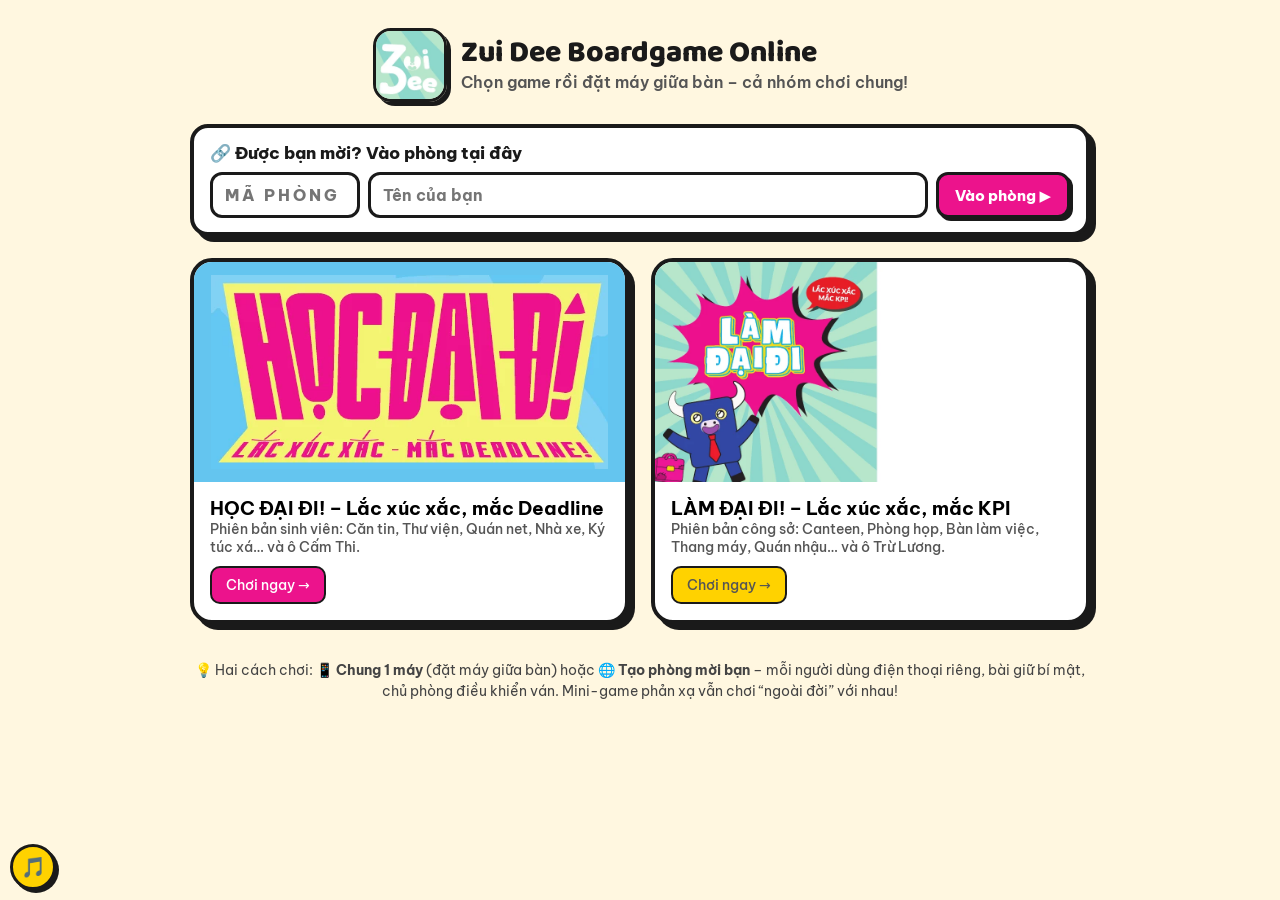
<file: index.html>
<!DOCTYPE html>
<html lang="vi">
<head>
<meta charset="utf-8">
<meta name="viewport" content="width=device-width, initial-scale=1">
<title>Zui Dee – Học Đại Đi & Làm Đại Đi</title>
<link rel="preconnect" href="https://fonts.googleapis.com">
<link rel="preconnect" href="https://fonts.gstatic.com" crossorigin>
<link href="https://fonts.googleapis.com/css2?family=Anton&family=Baloo+2:wght@600;700;800&family=Be+Vietnam+Pro:wght@400;500;600;700;800&display=swap" rel="stylesheet">
<style>
:root{
  --bg:#64C5EF; --ink:#1a1a1a; --paper:#fff; --p1:#EC138C; --p2:#F3EF4E; --p3:#3BB54A; --p4:#F47B20; --p5:#9B2A9B; --p6:#E62227;
  --display:'Anton','Be Vietnam Pro',sans-serif; --body:'Be Vietnam Pro',system-ui,sans-serif;
  --radius:14px; --shadow:4px 4px 0 #1a1a1a;
}
*{box-sizing:border-box}
html,body{margin:0;min-height:100%}
body{font-family:var(--body);color:var(--ink);background:var(--bg);-webkit-tap-highlight-color:transparent;overflow-x:hidden}
button{font-family:var(--body);cursor:pointer}
img{display:block;max-width:100%}
.hidden{display:none!important}

/* ---------- THEMES ---------- */
body.t-home{background:#FFF7E0}
body.t-hdd{--bg:#64C5EF;--p1:#EC138C;--p2:#F3EF4E;--p3:#3BB54A;--p4:#F47B20;--p5:#9B2A9B;--p6:#E62227;--display:'Anton','Be Vietnam Pro',sans-serif;
  background:#64C5EF radial-gradient(circle at 20% 10%,#86d4f5 0 18%,transparent 19%) , #64C5EF;}
body.t-ldd{--bg:#8FD8CB;--p1:#EC1C8C;--p2:#FFD200;--p3:#2E3B97;--p4:#F47920;--p5:#2E3B97;--p6:#E8212A;--display:'Baloo 2','Be Vietnam Pro',sans-serif;
  background:repeating-conic-gradient(from 0deg at 50% 40%,#8FD8CB 0 6deg,#A4E1D6 6deg 12deg);background-attachment:fixed}
.disp{font-family:var(--display);letter-spacing:.5px;text-transform:uppercase;line-height:1}
body.t-ldd .disp{font-weight:800;letter-spacing:0}
.strip{height:23px;background-repeat:repeat-x;background-size:auto 23px}
body.t-ldd .strip{background:repeating-linear-gradient(90deg,var(--p1) 0 18px,var(--p2) 18px 36px,var(--p3) 36px 54px,var(--p6) 54px 72px);height:10px}

/* ---------- buttons ---------- */
.btn{border:3px solid var(--ink);border-radius:12px;background:#fff;color:var(--ink);font-weight:800;padding:10px 16px;font-size:15px;box-shadow:3px 3px 0 var(--ink);transition:transform .08s,box-shadow .08s}
.btn:active{transform:translate(2px,2px);box-shadow:1px 1px 0 var(--ink)}
.btn:disabled{opacity:.45;cursor:not-allowed;transform:none}
.btn.pink{background:var(--p1);color:#fff}.btn.yellow{background:var(--p2)}.btn.green{background:var(--p3);color:#fff}
.btn.orange{background:var(--p4);color:#fff}.btn.red{background:var(--p6);color:#fff}.btn.ghost{background:transparent;box-shadow:none;border-width:2px}
.btn.big{font-size:20px;padding:14px 22px;border-radius:16px}
.btn.sm{padding:6px 10px;font-size:13px;border-width:2px;box-shadow:2px 2px 0 var(--ink)}
.btn.huge{font-family:var(--display);font-size:26px;padding:14px 26px;text-transform:uppercase;width:100%}
body.t-ldd .btn.huge{font-weight:800}

/* ---------- HOME ---------- */
#home{min-height:100vh;display:flex;flex-direction:column;align-items:center;padding:28px 16px 40px;gap:22px}
.home-head{display:flex;align-items:center;gap:14px}
.home-head img{width:74px;height:74px;border-radius:18px;border:3px solid var(--ink);box-shadow:var(--shadow)}
.home-head h1{margin:0;font-family:'Baloo 2';font-weight:800;font-size:30px;line-height:1.05}
.home-head p{margin:2px 0 0;font-weight:600;color:#555}
.game-pick{display:grid;grid-template-columns:repeat(auto-fit,minmax(290px,1fr));gap:22px;width:100%;max-width:900px}
.gcard{border:4px solid var(--ink);border-radius:22px;overflow:hidden;box-shadow:6px 6px 0 var(--ink);background:#fff;display:flex;flex-direction:column;text-align:left;padding:0;transition:transform .15s}
.gcard:hover{transform:translateY(-4px) rotate(-.5deg)}
.gcard .art{height:220px;display:flex;align-items:center;justify-content:center;overflow:hidden}
.gcard.hdd .art{background:#64C5EF}.gcard.ldd .art{background:#8FD8CB}
.gcard.hdd .art img{width:92%}.gcard.ldd .art img{height:100%}
.gcard .info{padding:14px 16px 16px}
.gcard .info b{display:block;font-size:19px}
.gcard .info span{color:#555;font-weight:500;font-size:14px}
.gcard .go{margin-top:10px;display:inline-block;font-weight:800;padding:8px 14px;border-radius:10px;border:2px solid var(--ink)}
.gcard.hdd .go{background:#EC138C;color:#fff}.gcard.ldd .go{background:#FFD200}
.resume{max-width:900px;width:100%;background:#fff;border:3px solid var(--ink);border-radius:16px;padding:12px 16px;display:flex;justify-content:space-between;align-items:center;gap:10px;box-shadow:var(--shadow);flex-wrap:wrap}
.home-note{max-width:900px;font-size:14px;color:#444;text-align:center;line-height:1.5}

/* ---------- SETUP ---------- */
#setup{min-height:100vh;display:flex;justify-content:center;padding:24px 14px}
.panel{background:#fff;border:4px solid var(--ink);border-radius:22px;box-shadow:6px 6px 0 var(--ink);overflow:hidden}
.setup-box{width:100%;max-width:640px;align-self:flex-start}
.setup-hero{display:flex;justify-content:center;padding:14px;background:var(--bg)}
.setup-hero img{max-height:170px}
.setup-body{padding:18px 20px 22px}
.setup-body h2{margin:0 0 4px;font-size:26px}
.count-row{display:flex;gap:8px;margin:12px 0 16px;flex-wrap:wrap}
.count-row button{width:48px;height:48px;font-size:20px}
.count-row button.on{background:var(--p1);color:#fff}
.name-list{display:grid;gap:10px}
.name-row{display:flex;align-items:center;gap:10px}
.name-row .dot{width:34px;height:34px;border-radius:50%;border:3px solid var(--ink);flex:none}
.name-row input{flex:1;font:600 16px var(--body);padding:10px 12px;border:3px solid var(--ink);border-radius:12px;min-width:0}
.name-row label{display:flex;align-items:center;gap:4px;font-size:12px;font-weight:700;white-space:nowrap;cursor:pointer}
.setup-foot{display:flex;gap:10px;margin-top:18px;flex-wrap:wrap}
.hint{font-size:13px;color:#555;margin:6px 0 0;line-height:1.45}

/* ---------- GAME ---------- */
#game{min-height:100vh;display:flex;flex-direction:column}
.topbar{display:flex;align-items:center;gap:10px;padding:8px 14px;background:#fff;border-bottom:4px solid var(--ink);flex-wrap:wrap}
.topbar .logo{height:44px}
.chip-stat{display:flex;align-items:center;gap:6px;border:2px solid var(--ink);border-radius:999px;padding:4px 12px;font-weight:800;font-size:14px;background:var(--p2)}
.chip-stat.alt{background:#fff}
.topbar .sp{flex:1}
.layout{flex:1;display:grid;grid-template-columns:minmax(0,1fr) 340px;gap:16px;padding:16px;max-width:1400px;width:100%;margin:0 auto}
@media(max-width:980px){.layout{grid-template-columns:1fr}}
.stage{display:flex;flex-direction:column;gap:14px;min-width:0}
.phase-banner{display:flex;align-items:center;justify-content:space-between;gap:10px;background:var(--ink);color:#fff;border-radius:16px;padding:10px 16px;flex-wrap:wrap}
.phase-banner .t{font-family:var(--display);font-size:24px;text-transform:uppercase}
body.t-ldd .phase-banner .t{font-weight:800}
.phase-banner .s{font-size:14px;opacity:.85}
.mat{display:grid;grid-template-columns:repeat(3,1fr);gap:0;border:4px solid var(--ink);border-radius:18px;overflow:hidden;box-shadow:6px 6px 0 var(--ink);background:var(--ink)}
.tile{position:relative;aspect-ratio:1/1;cursor:pointer;overflow:hidden;background:#ddd;user-select:none}
body.t-ldd .tile{aspect-ratio:1.48/1}
.tile>img{width:100%;height:100%;object-fit:cover;transition:filter .2s,transform .2s;pointer-events:none}
body.t-ldd .tile>img{object-fit:fill}
.tile:hover>img{transform:scale(1.03)}
.tile.dim>img{filter:grayscale(.85) brightness(.7)}
.tile.hit{outline:6px solid #fff;outline-offset:-10px;z-index:2}
.tile.hit::after{content:"";position:absolute;inset:0;box-shadow:inset 0 0 0 4px var(--ink);pointer-events:none}
.tile .hitcount{position:absolute;top:8px;right:8px;background:#fff;border:3px solid var(--ink);border-radius:999px;font:800 18px var(--body);padding:2px 10px;box-shadow:2px 2px 0 var(--ink)}
.tile .bets{position:absolute;left:8%;right:8%;top:40%;display:flex;flex-wrap:wrap;gap:6px 4px;justify-content:center}
.chipT{width:34px;height:34px;border-radius:50%;border:3px solid var(--ink);display:flex;align-items:center;justify-content:center;font:800 15px var(--body);color:#fff;box-shadow:2px 2px 0 rgba(0,0,0,.6);text-shadow:0 1px 2px rgba(0,0,0,.6);position:relative}
.chipT small{position:absolute;bottom:-14px;font-size:10px;color:var(--ink);text-shadow:none;background:#fff;border-radius:4px;padding:0 3px;white-space:nowrap;max-width:60px;overflow:hidden;text-overflow:ellipsis;border:1px solid var(--ink)}
@media(max-width:600px){.chipT{width:26px;height:26px;font-size:12px;border-width:2px}.chipT small{display:none}}

.tray{display:flex;gap:16px;align-items:center;justify-content:center;background:#fff;border:4px solid var(--ink);border-radius:18px;padding:14px;box-shadow:6px 6px 0 var(--ink);flex-wrap:wrap}
.die{width:96px;height:96px;border-radius:18px;border:4px solid var(--ink);overflow:hidden;background:#fff;box-shadow:4px 4px 0 var(--ink);flex:none}
.die img{width:100%;height:100%;object-fit:cover}
body.t-ldd .die img{object-fit:cover;object-position:center}
.die.blank{display:flex;align-items:center;justify-content:center;font:800 40px var(--display);color:#bbb;background:repeating-linear-gradient(45deg,#f2f2f2 0 8px,#fafafa 8px 16px)}
.die.rolling{animation:shake .12s infinite}
@keyframes shake{0%{transform:rotate(-8deg) translateY(-3px)}50%{transform:rotate(8deg) translateY(3px)}100%{transform:rotate(-8deg) translateY(-3px)}}
@media(max-width:600px){.die{width:72px;height:72px}}
.tray .act{flex:1;min-width:220px;display:flex;flex-direction:column;gap:8px}

.bettors{display:flex;gap:8px;flex-wrap:wrap}
.bettor{display:flex;align-items:center;gap:8px;border:3px solid var(--ink);border-radius:999px;padding:4px 12px 4px 4px;background:#fff;font-weight:800;font-size:14px}
.bettor .av{width:28px;height:28px;border-radius:50%;border:2px solid var(--ink)}
.bettor.on{background:var(--p2);transform:translateY(-2px);box-shadow:3px 3px 0 var(--ink)}
.bettor.off{opacity:.4;cursor:not-allowed}
.bettor em{font-style:normal;font-weight:600;font-size:12px;color:#444}

/* side */
.side{display:flex;flex-direction:column;gap:12px}
.pl{background:#fff;border:3px solid var(--ink);border-radius:16px;padding:10px 12px;display:grid;grid-template-columns:44px 1fr auto;gap:4px 10px;align-items:center;box-shadow:4px 4px 0 var(--ink);position:relative}
.pl.dead{opacity:.5;filter:grayscale(1)}
.pl.dealer{outline:4px dashed var(--p1);outline-offset:3px}
.pl .av{width:44px;height:44px;border-radius:50%;border:3px solid var(--ink);display:flex;align-items:center;justify-content:center;font:800 20px var(--body);color:#fff;grid-row:span 2}
.pl .nm{font-weight:800;font-size:16px;overflow:hidden;text-overflow:ellipsis;white-space:nowrap}
.pl .row2{display:flex;gap:10px;align-items:center;font-weight:700;font-size:14px;flex-wrap:wrap}
.pl .tok{display:flex;align-items:center;gap:4px}
.pl .tok img{width:20px;height:20px;border-radius:50%}
.marks{display:flex;gap:3px}
.marks i{width:16px;height:22px;border:2px solid var(--ink);border-radius:3px;background:#eee;display:block}
.marks i.on{background:var(--p6) center/cover}
.badges{grid-column:1/-1;display:flex;gap:4px;flex-wrap:wrap}
.badge{font-size:11px;font-weight:800;border:2px solid var(--ink);border-radius:999px;padding:1px 8px;background:var(--p2)}
.badge.r{background:var(--p6);color:#fff}.badge.g{background:var(--p3);color:#fff}.badge.b{background:#7280ED;color:#fff}
.logbox{background:#fff;border:3px solid var(--ink);border-radius:16px;padding:10px 12px;max-height:260px;overflow:auto;font-size:13px;line-height:1.45;box-shadow:4px 4px 0 var(--ink)}
.logbox h4{margin:0 0 6px;font-size:13px;text-transform:uppercase;letter-spacing:.5px}
.logbox div{padding:3px 0;border-bottom:1px dashed #ddd}
.logbox div:last-child{border:0}

/* results */
.results{background:#fff;border:4px solid var(--ink);border-radius:18px;padding:12px 14px;box-shadow:6px 6px 0 var(--ink)}
.results h3{margin:0 0 8px;font-size:18px}
.res-line{display:flex;gap:8px;align-items:flex-start;padding:5px 0;border-bottom:1px dashed #ddd;font-size:14px}
.res-line:last-child{border:0}
.res-line .av{width:20px;height:20px;border-radius:50%;border:2px solid var(--ink);flex:none;margin-top:1px}

/* challenge */
.chal{display:grid;grid-template-columns:minmax(200px,300px) 1fr;gap:16px;background:#fff;border:4px solid var(--ink);border-radius:18px;padding:14px;box-shadow:6px 6px 0 var(--ink)}
@media(max-width:700px){.chal{grid-template-columns:1fr}.chal .cardimg{max-width:240px;margin:0 auto}}
.cardimg{border-radius:14px;overflow:hidden;border:3px solid var(--ink);box-shadow:4px 4px 0 var(--ink);perspective:900px;background:#fff}
.flip{animation:flipIn .7s ease-out}
@keyframes flipIn{0%{transform:rotateY(90deg) scale(.8)}60%{transform:rotateY(-12deg) scale(1.03)}100%{transform:none}}
.chal h3{margin:0;font-size:28px}
.chal .grp{display:inline-block;font-weight:800;font-size:12px;border:2px solid var(--ink);border-radius:999px;padding:2px 10px;background:var(--p2);margin-bottom:6px}
.chal .txt{font-size:17px;line-height:1.5;margin:8px 0}
.chal .pen{font-weight:800;color:var(--p6)}
.pickers{display:flex;flex-wrap:wrap;gap:8px;margin:8px 0}
.pick{display:flex;align-items:center;gap:6px;border:3px solid var(--ink);border-radius:999px;padding:4px 12px 4px 4px;background:#fff;font-weight:800}
.pick .av{width:26px;height:26px;border-radius:50%;border:2px solid var(--ink)}
.pick.on{background:var(--p6);color:#fff}
.pick.shield{background:#7280ED;color:#fff}
.timer{display:flex;align-items:center;gap:12px;margin:8px 0}
.timer .num{font:800 44px var(--body);min-width:70px;text-align:center;border:3px solid var(--ink);border-radius:14px;background:var(--p2)}
.timer .num.alarm{background:var(--p6);color:#fff;animation:shake .15s 6}
.riddle{background:#FFF7E0;border:2px dashed var(--ink);border-radius:12px;padding:10px;margin:8px 0;font-weight:600}

/* modal */
.mask{position:fixed;inset:0;background:rgba(20,20,20,.62);display:flex;align-items:center;justify-content:center;z-index:50;padding:14px;animation:fade .2s}
@keyframes fade{from{opacity:0}}
.modal{background:#fff;border:4px solid var(--ink);border-radius:22px;box-shadow:8px 8px 0 var(--ink);max-width:720px;width:100%;max-height:92vh;overflow:auto;animation:pop .25s}
@keyframes pop{from{transform:scale(.9);opacity:0}}
.modal .mh{padding:14px 18px;background:var(--p2);border-bottom:4px solid var(--ink);display:flex;justify-content:space-between;align-items:center;gap:10px;position:sticky;top:0;z-index:1}
body.t-hdd .modal .mh{background:var(--p1);color:#fff}
.modal .mh h3{margin:0;font-size:22px}
.modal .mb{padding:16px 18px;line-height:1.5}
.modal .mf{padding:12px 18px 18px;display:flex;gap:10px;flex-wrap:wrap;justify-content:flex-end}
.xbtn{border:3px solid var(--ink);background:#fff;border-radius:10px;width:38px;height:38px;font-weight:800;font-size:18px;color:var(--ink)}
.hand{display:grid;grid-template-columns:repeat(auto-fill,minmax(160px,1fr));gap:14px}
.hcard{display:flex;flex-direction:column;gap:6px}
.hcard img{border-radius:12px;border:3px solid var(--ink);width:100%;max-width:220px;margin:0 auto}
.hcard .why{font-size:12px;color:#777;min-height:16px}
.cover{text-align:center;padding:20px 0}
.cover .big{font-size:60px}
.rules h4{margin:16px 0 6px;font-size:17px}
.rules ul{margin:0;padding-left:20px}
.rules li{margin:3px 0}
.reveal{display:flex;gap:16px;align-items:center;flex-wrap:wrap}
.reveal img{width:180px;border-radius:12px;border:3px solid var(--ink);box-shadow:4px 4px 0 var(--ink)}
.reveal .rt{flex:1;min-width:200px}

/* toast */
#toast{position:fixed;left:50%;top:18px;transform:translateX(-50%);z-index:80;display:flex;flex-direction:column;gap:8px;align-items:center;pointer-events:none}
.toast{background:var(--ink);color:#fff;font-weight:700;padding:10px 18px;border-radius:999px;border:3px solid #fff;box-shadow:0 6px 18px rgba(0,0,0,.35);animation:pop .25s;max-width:92vw;text-align:center}

/* end */
.end{max-width:700px;margin:30px auto;text-align:center}
.end .trophy{font-size:80px;animation:pop .6s}
.rank{width:100%;border-collapse:collapse;margin:14px 0;font-weight:700}
.rank td,.rank th{border-bottom:2px dashed #ccc;padding:8px;text-align:left}
.confetti{position:fixed;top:-20px;width:12px;height:18px;z-index:90;animation:fall linear forwards;pointer-events:none}
@keyframes fall{to{transform:translateY(110vh) rotate(720deg)}}
.foot{padding:10px;text-align:center;font-size:12px;color:#333;opacity:.8}

/* ---------- ONLINE ---------- */
.resume{flex-direction:column;align-items:stretch}
.resume-row{display:flex;justify-content:space-between;align-items:center;gap:10px;flex-wrap:wrap;padding:4px 0;border-bottom:1px dashed #ddd}
.resume-row:last-child{border:0}.rbtns{display:flex;gap:8px}
.joinbox{max-width:900px;width:100%;background:#fff;border:4px solid var(--ink);border-radius:18px;padding:14px 16px;box-shadow:6px 6px 0 var(--ink)}
.joinbox.pulse{animation:pulse 1s 3;outline:4px solid #EC138C}
@keyframes pulse{50%{transform:scale(1.02)}}
.jb-t{font-weight:800;font-size:17px;margin-bottom:8px}
.jb-row{display:flex;gap:8px;flex-wrap:wrap}
.jb-row input{font:700 16px var(--body);padding:10px 12px;border:3px solid var(--ink);border-radius:12px;min-width:0;flex:1}
#joinCode{max-width:150px;text-transform:uppercase;letter-spacing:3px;font-weight:800}
.tabs{display:flex;gap:6px;margin-bottom:14px;flex-wrap:wrap}
.tab{flex:1;min-width:150px;border:3px solid var(--ink);background:#fff;border-radius:12px;padding:10px;font-weight:800;font-size:15px}
.tab.on{background:var(--p1);color:#fff;box-shadow:3px 3px 0 var(--ink)}
body.t-ldd .tab.on{background:var(--p3)}
#lobby{min-height:100vh;display:flex;justify-content:center;padding:24px 14px}
.room-code{display:flex;align-items:center;justify-content:center;gap:14px;border:4px dashed var(--ink);border-radius:16px;padding:10px;margin:12px 0;background:var(--p2)}
.room-code span{font-weight:800;font-size:13px;letter-spacing:1px}
.room-code b{font:800 46px var(--body);letter-spacing:8px}
.invite{display:flex;gap:14px;align-items:center;flex-wrap:wrap}
.qr{width:160px;height:160px;border:3px solid var(--ink);border-radius:12px;padding:5px;background:#fff;flex:none;display:flex;align-items:center;justify-content:center}
.qr img,.qr canvas{width:146px!important;height:146px!important}
.inv-r{flex:1;min-width:200px;display:flex;flex-direction:column;gap:8px}
.linkbox{font:600 13px var(--body);padding:8px 10px;border:2px solid var(--ink);border-radius:10px;width:100%;background:#f7f7f7}
.name-row.lob{border:2px solid #eee;border-radius:12px;padding:6px 8px}
.lname{flex:1;font-weight:800}
.netstat{background:#1a1a1a;color:#FFD200;font-weight:700;padding:8px 14px;text-align:center;font-size:14px}
.setup-body .netstat{border-radius:10px;margin:8px 0}
.waithost{background:#FFF7E0;border:3px dashed var(--ink);border-radius:14px;padding:12px;font-weight:800;text-align:center}
.myhand{background:var(--p2);border:3px solid var(--ink);border-radius:16px;padding:10px 12px;box-shadow:4px 4px 0 var(--ink)}
.mh-top{display:flex;justify-content:space-between;align-items:center;gap:8px}
.mini-hand{display:flex;gap:6px;margin-top:8px;flex-wrap:wrap}
.mini-hand img{width:54px;border-radius:6px;border:2px solid var(--ink);cursor:pointer}
.hcount{font-weight:800;font-size:13px;border:2px dashed var(--ink);border-radius:999px;padding:3px 8px;background:#fff}
.pl.me{background:#FFFBE6}
.you{font-size:12px;color:#777}
.mybet{background:#fff;border:3px solid var(--ink);border-radius:12px;padding:8px 12px;font-weight:600}
.alertme{background:var(--p6);color:#fff;font-weight:800;border-radius:12px;padding:8px 12px;margin:8px 0;border:3px solid var(--ink);animation:pulse 1s 3}
.pend-count{background:#FFF7E0;border:2px dashed var(--ink);border-radius:10px;padding:8px 10px;margin:8px 0}
.pendmask{z-index:60}
.float-timer{position:fixed;right:14px;bottom:14px;z-index:70;background:var(--p6);color:#fff;font:800 26px var(--body);padding:10px 18px;border-radius:16px;border:3px solid #1a1a1a;box-shadow:4px 4px 0 #1a1a1a}
.rdot{display:inline-block;width:14px;height:14px;border-radius:50%;border:2px solid #1a1a1a;vertical-align:middle}
.chip-stat.room{background:#1a1a1a;color:#fff}
.chipT.mine{outline:3px solid #fff;outline-offset:1px;cursor:pointer}
span.bettor{cursor:default}
.win-mask{z-index:65;background:rgba(10,10,10,.75)}
.win-box{text-align:center;padding:6px 0}
.win-head{font:800 26px var(--body);margin-bottom:4px}
.win-trophy{font-size:96px;line-height:1.1;animation:winpop .9s cubic-bezier(.2,1.6,.4,1)}
@keyframes winpop{0%{transform:scale(0) rotate(-30deg)}100%{transform:none}}
.win-label{display:inline-block;background:var(--p2);border:3px solid var(--ink);border-radius:999px;padding:4px 16px;font-weight:800;margin:6px 0 12px}
.win-names{display:flex;gap:10px;justify-content:center;flex-wrap:wrap;margin-bottom:10px}
.win-chip{color:#fff;font:800 30px var(--display);text-transform:uppercase;padding:8px 20px;border-radius:16px;border:4px solid var(--ink);box-shadow:4px 4px 0 var(--ink);text-shadow:0 2px 3px rgba(0,0,0,.5)}
.win-out{margin-top:12px;background:#FFE3E3;border:2px dashed var(--p6);border-radius:12px;padding:8px 12px;font-size:14px}
.lose-mask{z-index:64}
.lose-box{text-align:center}
.lose-emoji{font-size:80px;animation:winpop .8s}
.netstat.lose{background:var(--p6);color:#fff}
.music-btn{position:fixed;left:10px;bottom:10px;z-index:75;border:3px solid #1a1a1a;border-radius:50%;background:#FFD200;font-size:20px;width:46px;height:46px;padding:0;box-shadow:3px 3px 0 #1a1a1a;cursor:pointer;line-height:1}
.music-btn.off{background:#fff;opacity:.85}
.music-btn:active{transform:translate(2px,2px);box-shadow:1px 1px 0 #1a1a1a}

</style>
</head>
<body class="t-home">

<!-- HOME -->
<section id="home">
  <div class="home-head">
    <img src="assets/zuidee.webp" alt="Zui Dee">
    <div><h1>Zui Dee Boardgame Online</h1><p>Chọn game rồi đặt máy giữa bàn – cả nhóm chơi chung!</p></div>
  </div>
  <div id="resumeBox" class="resume hidden"></div>
  <div class="joinbox" id="joinBox">
    <div class="jb-t">🔗 Được bạn mời? Vào phòng tại đây</div>
    <div class="jb-row">
      <input id="joinCode" maxlength="6" placeholder="MÃ PHÒNG" autocomplete="off">
      <input id="joinName" maxlength="14" placeholder="Tên của bạn" autocomplete="nickname">
      <button class="btn pink" id="joinBtn">Vào phòng ▶</button>
    </div>
  </div>
  <div class="game-pick">
    <button class="gcard hdd" data-game="hdd">
      <div class="art"><img src="assets/hdd/logo.webp" alt="Học Đại Đi"></div>
      <div class="info"><b>HỌC ĐẠI ĐI! – Lắc xúc xắc, mắc Deadline</b><span>Phiên bản sinh viên: Căn tin, Thư viện, Quán net, Nhà xe, Ký túc xá… và ô Cấm Thi.</span><br><span class="go">Chơi ngay →</span></div>
    </button>
    <button class="gcard ldd" data-game="ldd">
      <div class="art"><img src="assets/ldd/logo.webp" alt="Làm Đại Đi"></div>
      <div class="info"><b>LÀM ĐẠI ĐI! – Lắc xúc xắc, mắc KPI</b><span>Phiên bản công sở: Canteen, Phòng họp, Bàn làm việc, Thang máy, Quán nhậu… và ô Trừ Lương.</span><br><span class="go">Chơi ngay →</span></div>
    </button>
  </div>
  <p class="home-note">💡 Hai cách chơi: <b>📱 Chung 1 máy</b> (đặt máy giữa bàn) hoặc <b>🌐 Tạo phòng mời bạn</b> – mỗi người dùng điện thoại riêng, bài giữ bí mật, chủ phòng điều khiển ván. Mini-game phản xạ vẫn chơi “ngoài đời” với nhau!</p>
</section>

<!-- SETUP -->
<section id="setup" class="hidden"></section>

<!-- LOBBY -->
<section id="lobby" class="hidden"></section>

<!-- GAME -->
<section id="game" class="hidden"></section>

<div id="modalRoot"></div>
<div id="toast"></div>

<button id="musicBtn" class="music-btn" type="button" title="Bật/tắt nhạc nền" aria-label="Bật/tắt nhạc nền">🎵</button>

<script src="music.js"></script>
<script src="data.js"></script>
<script src="game.js"></script>
</body>
</html>
</file>
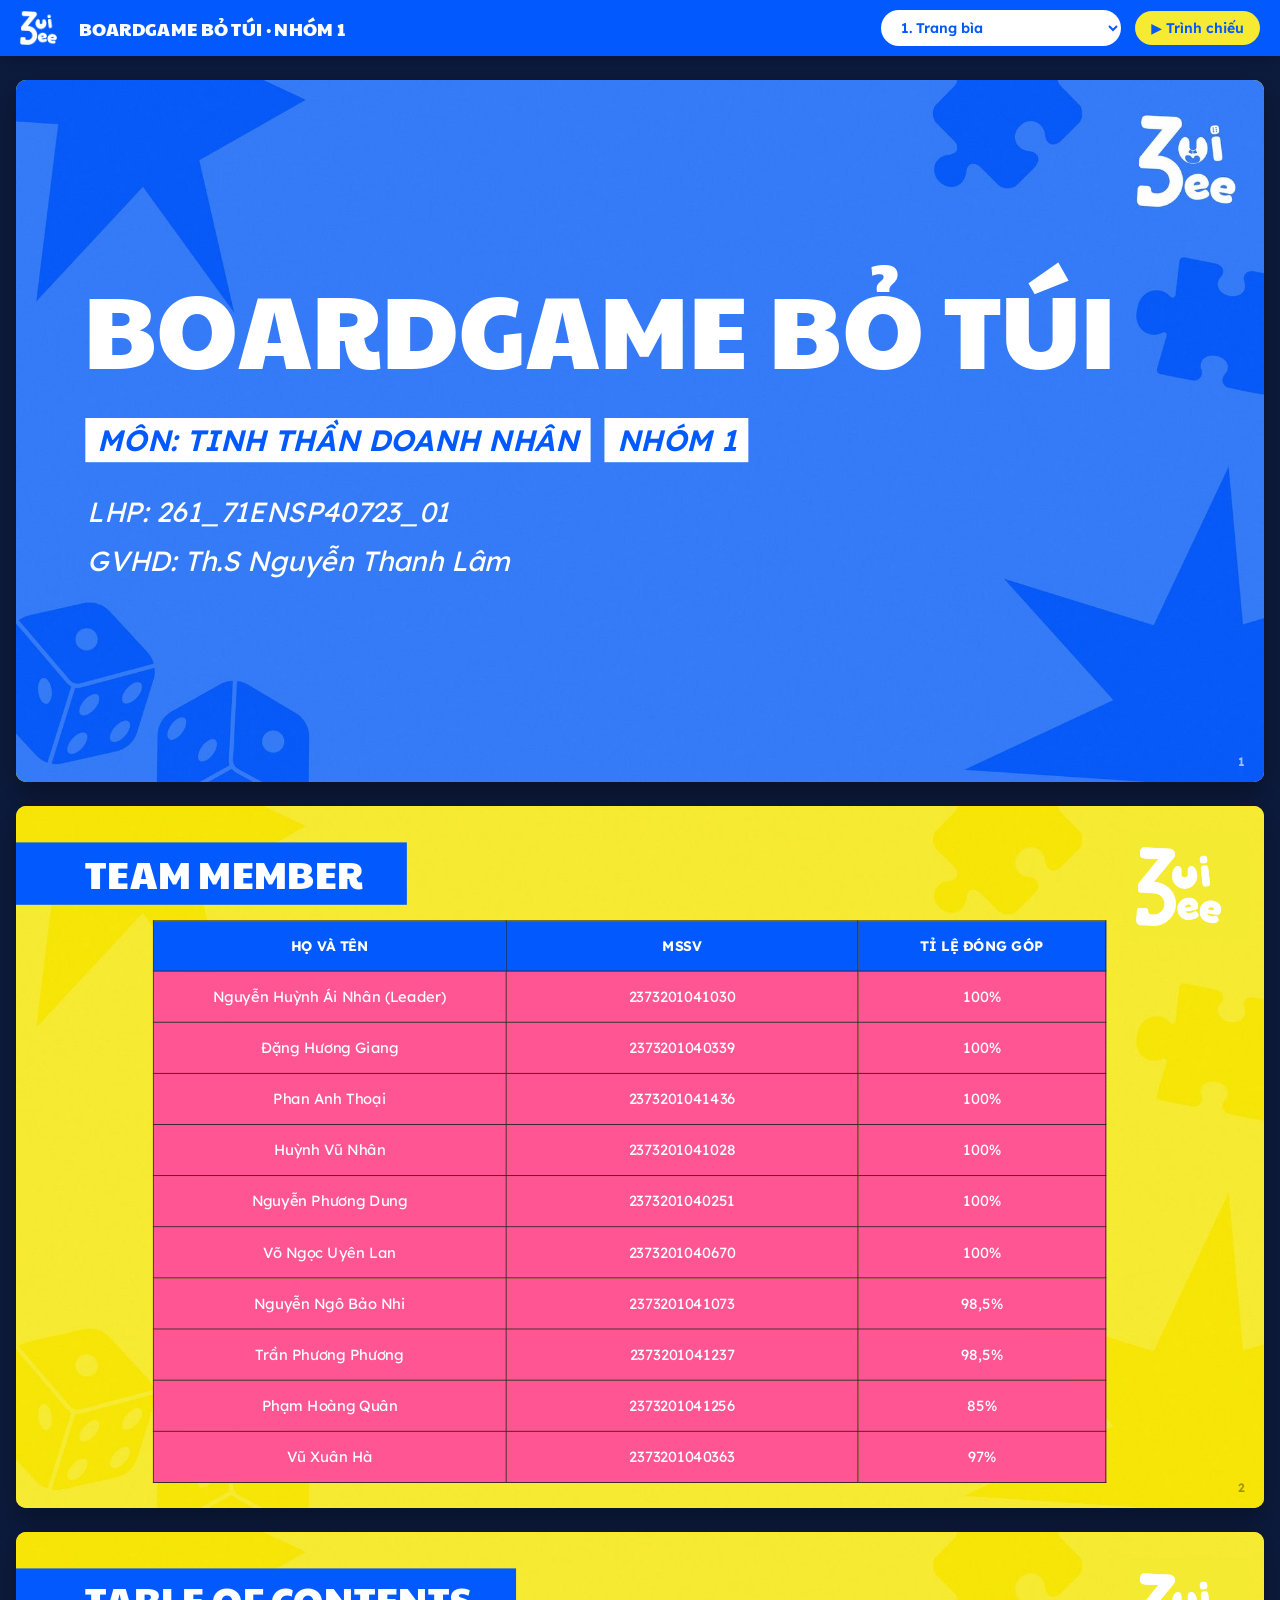
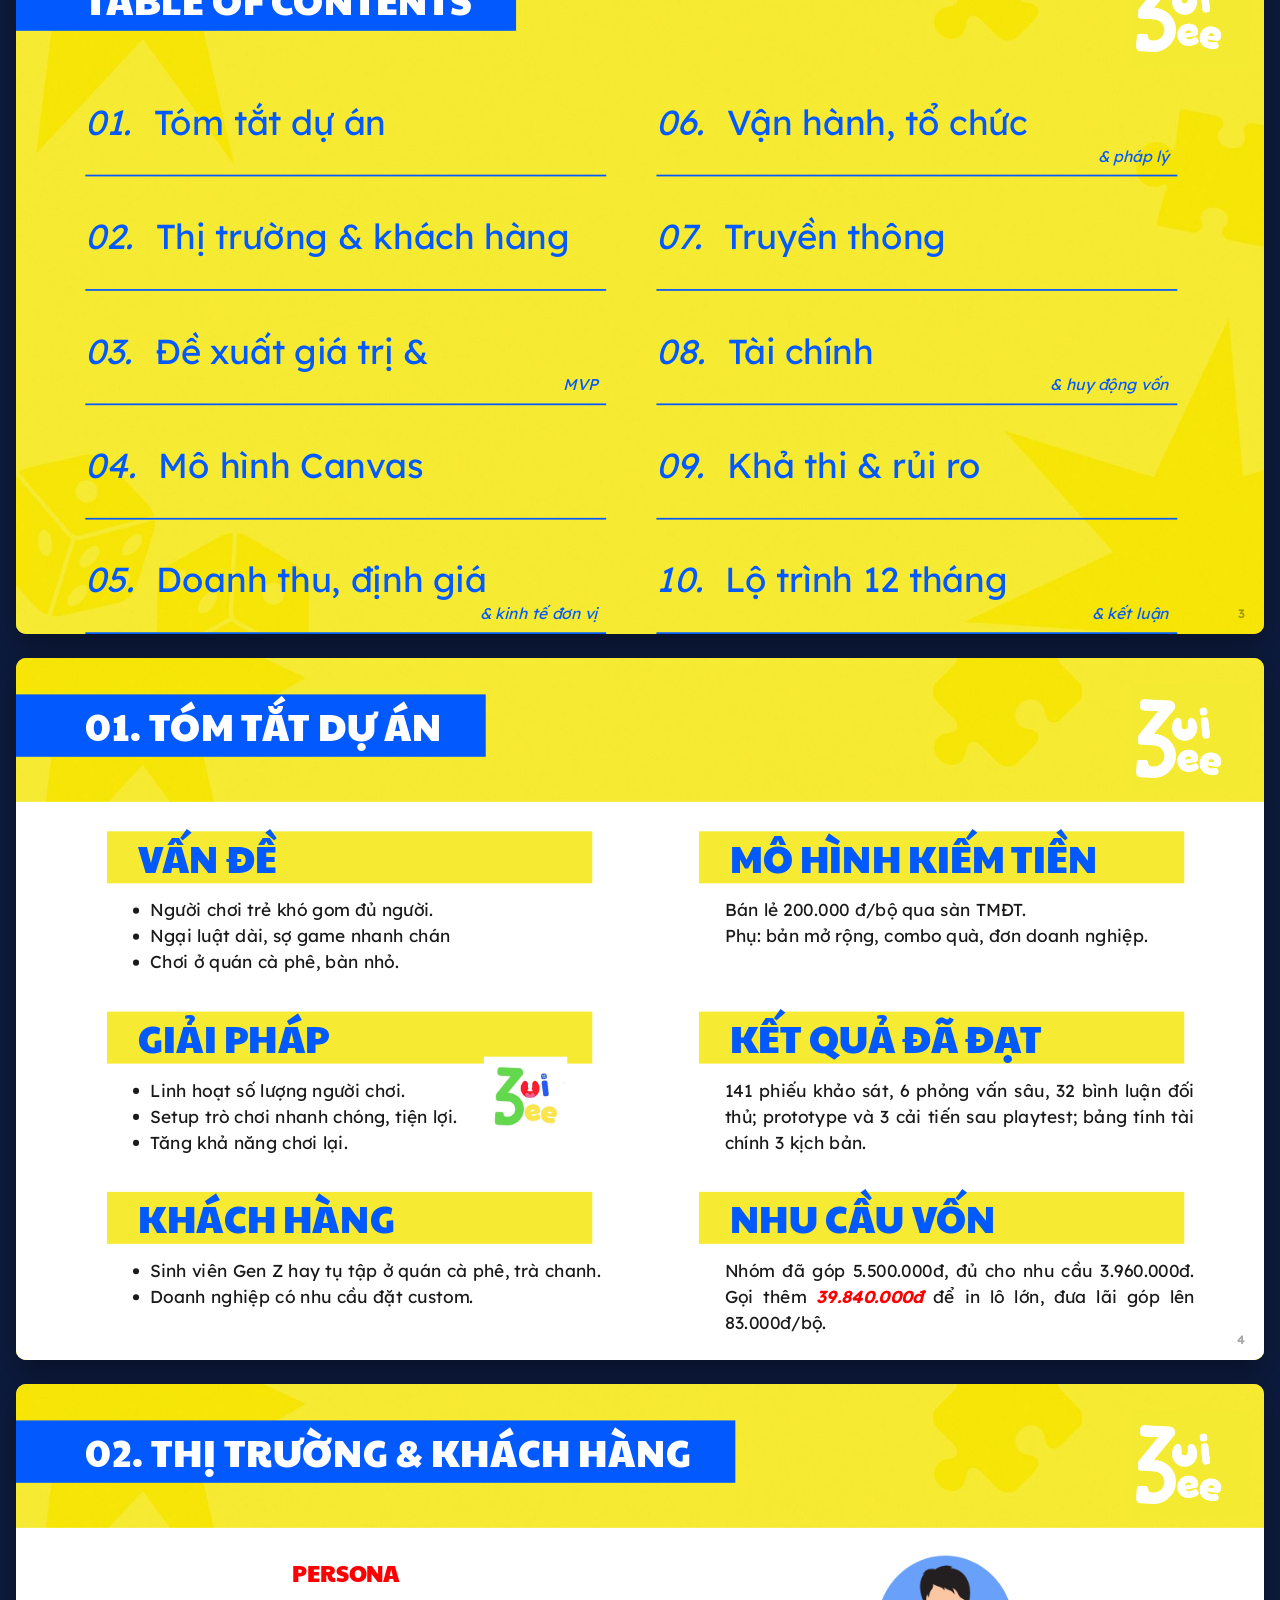
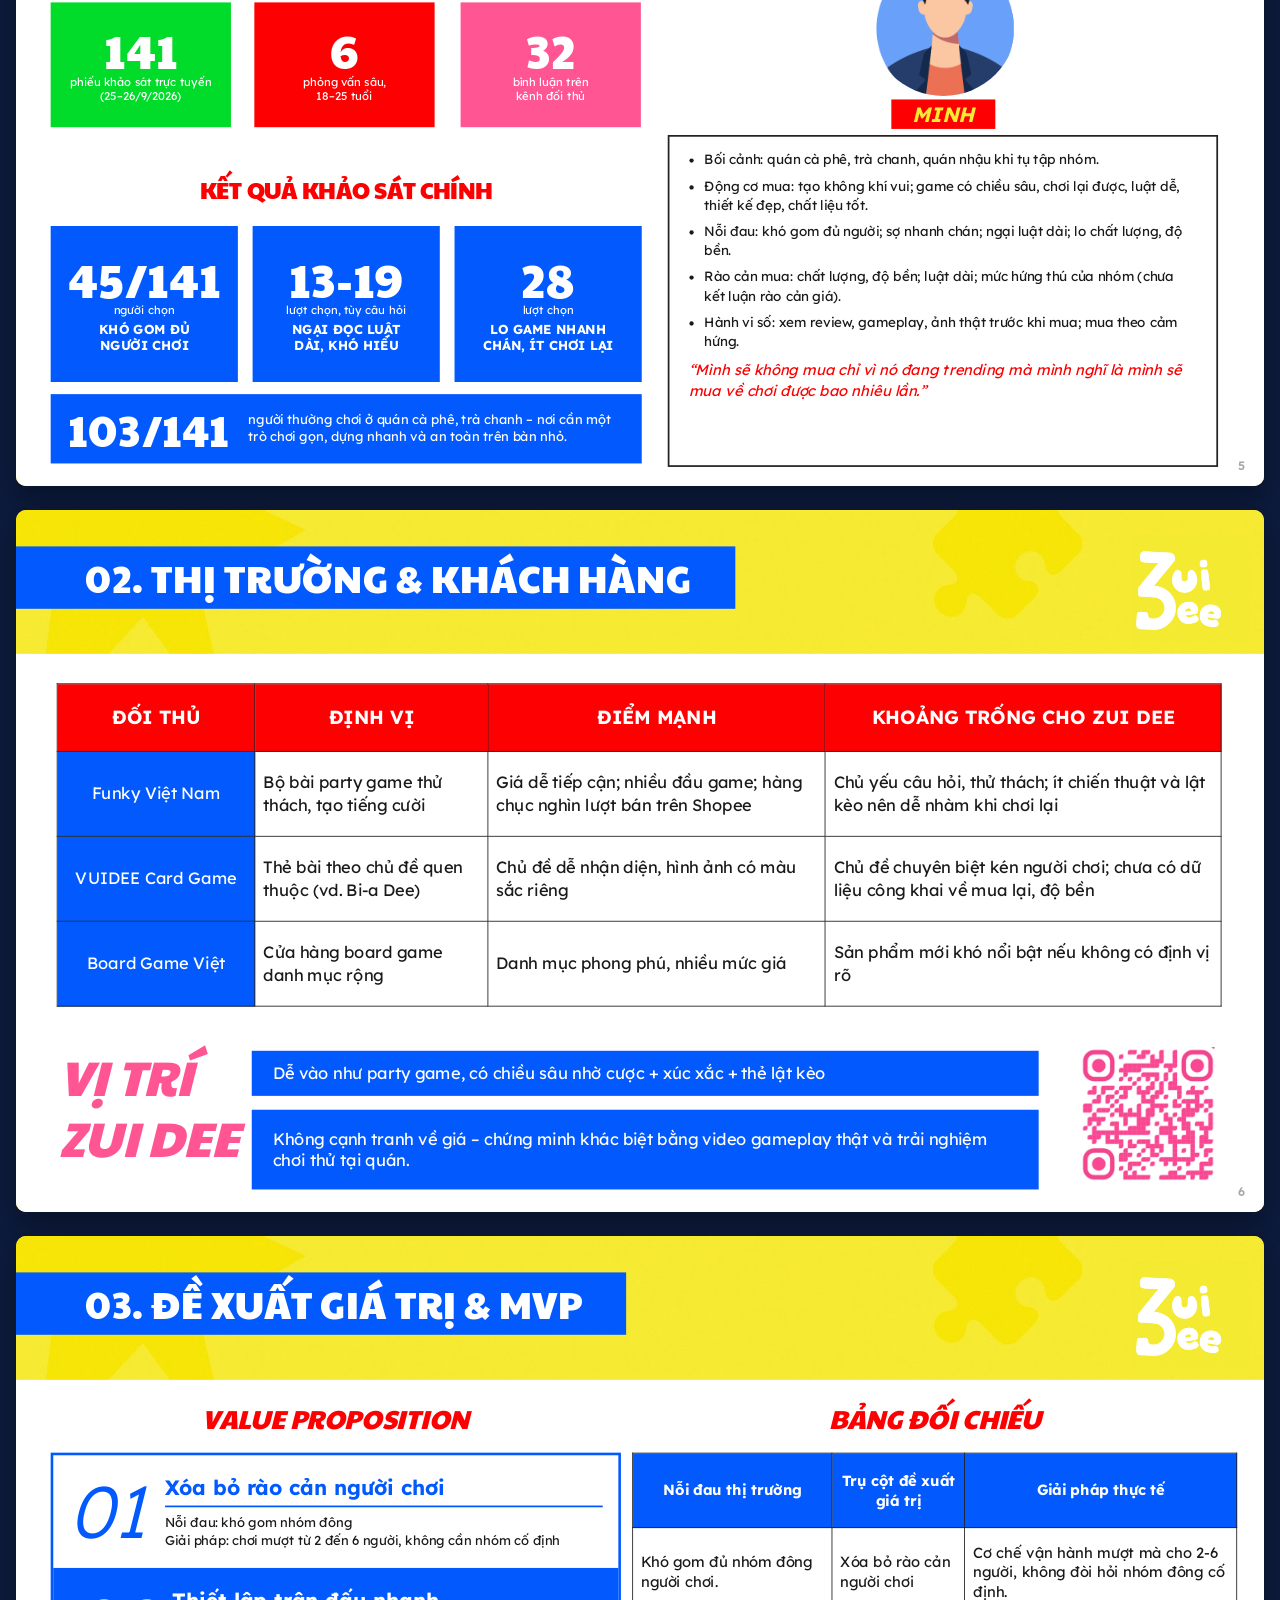
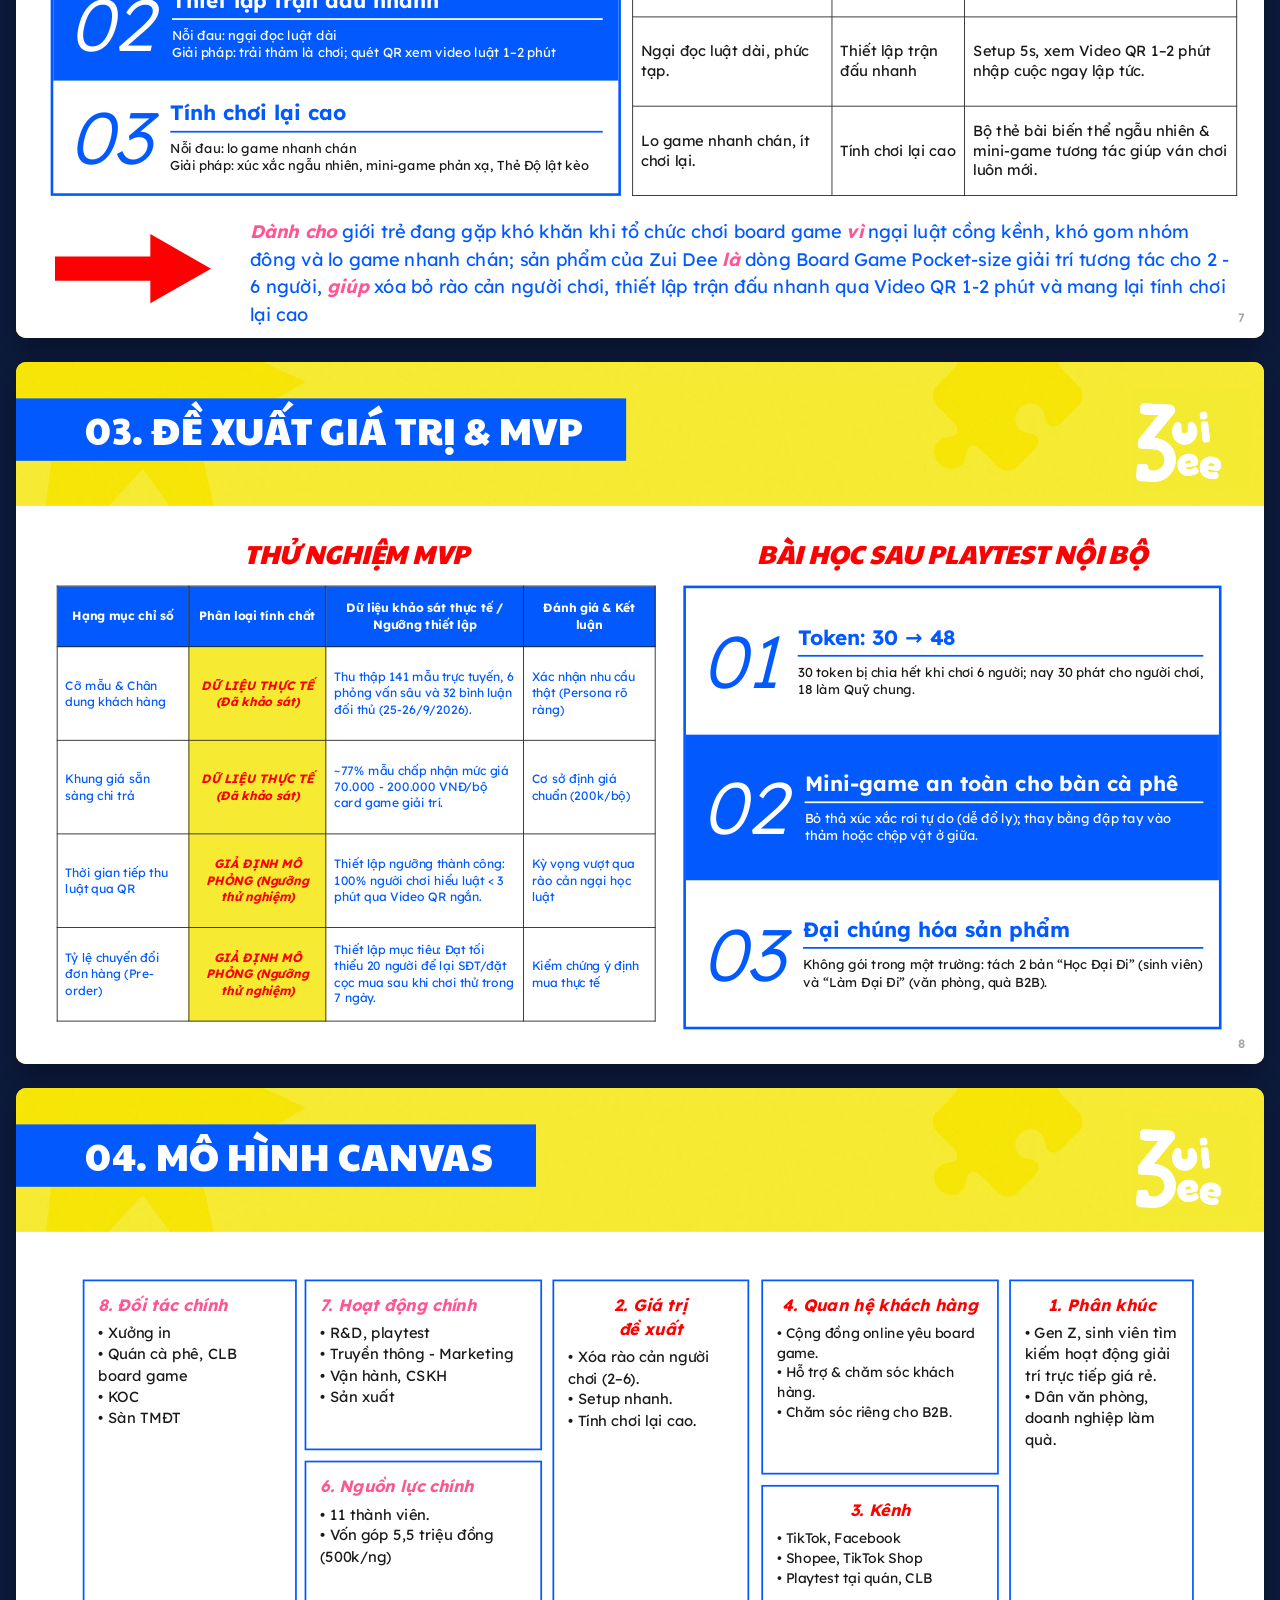
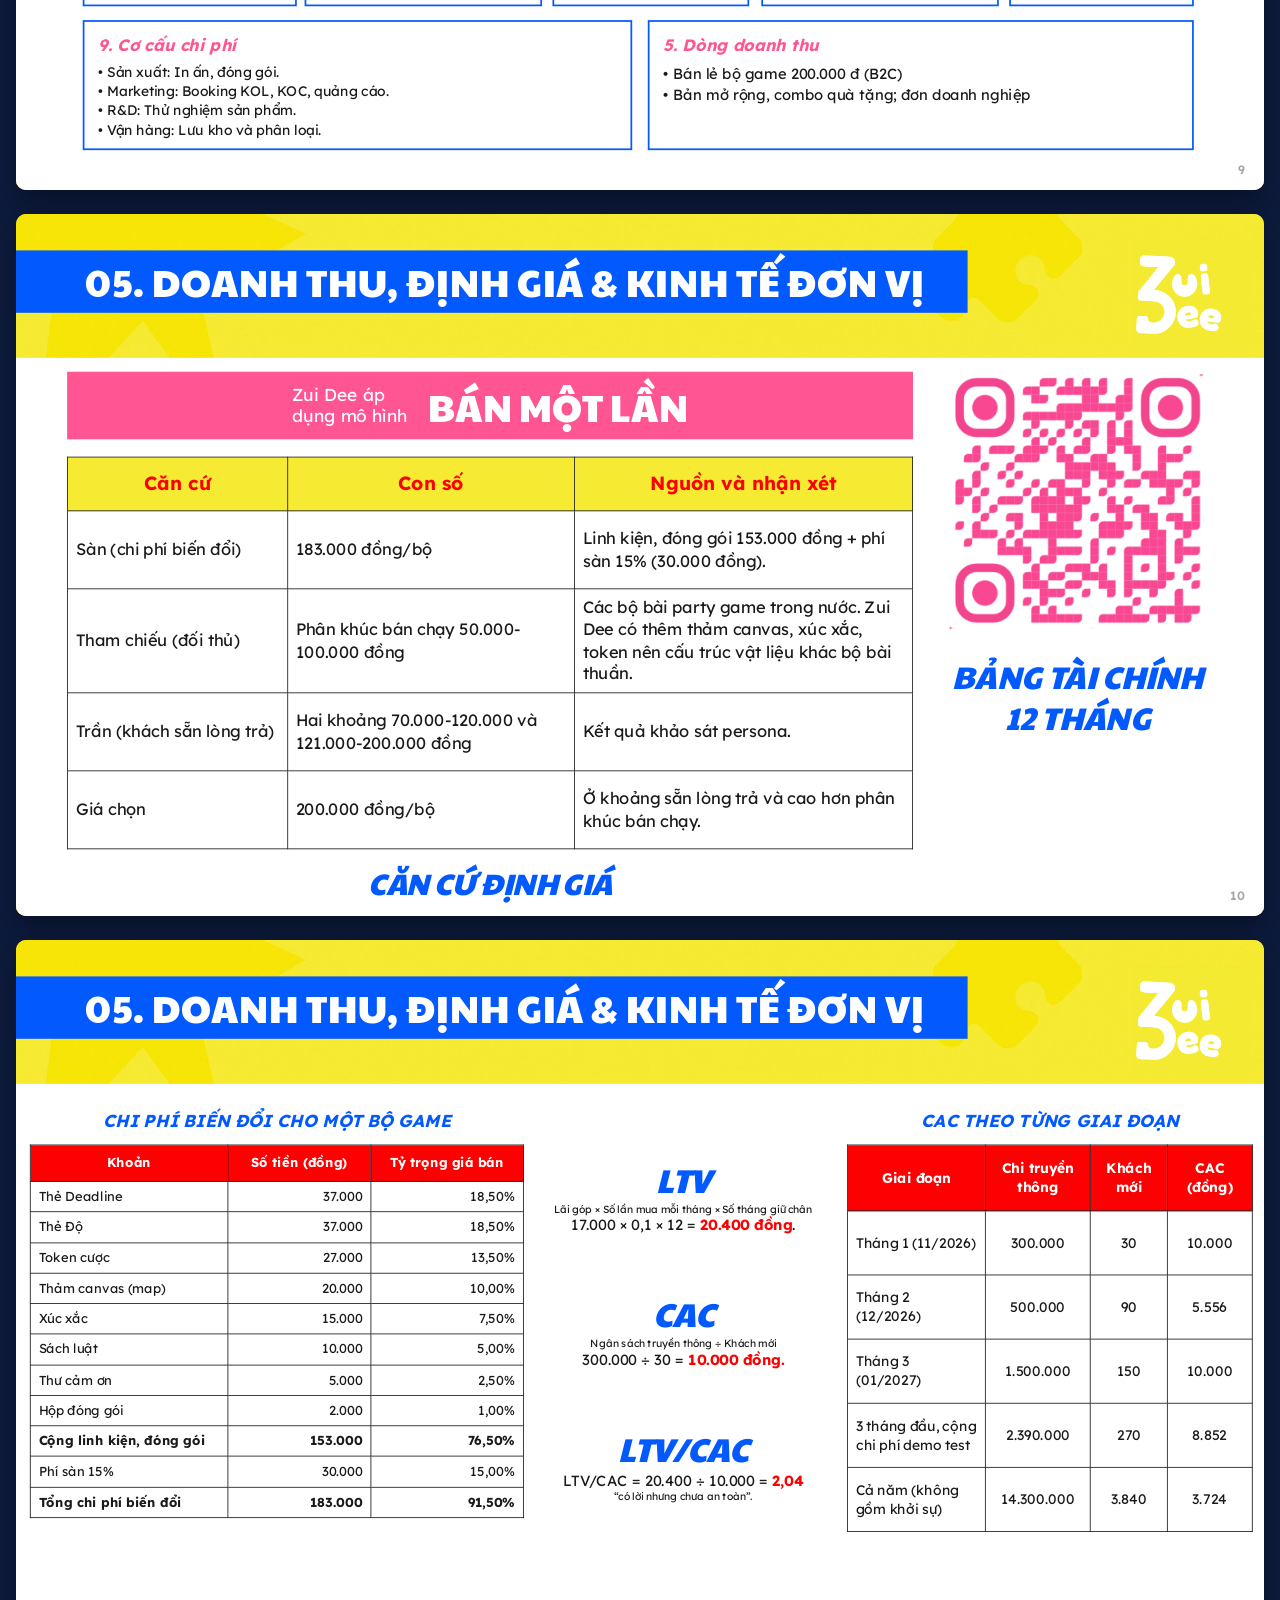
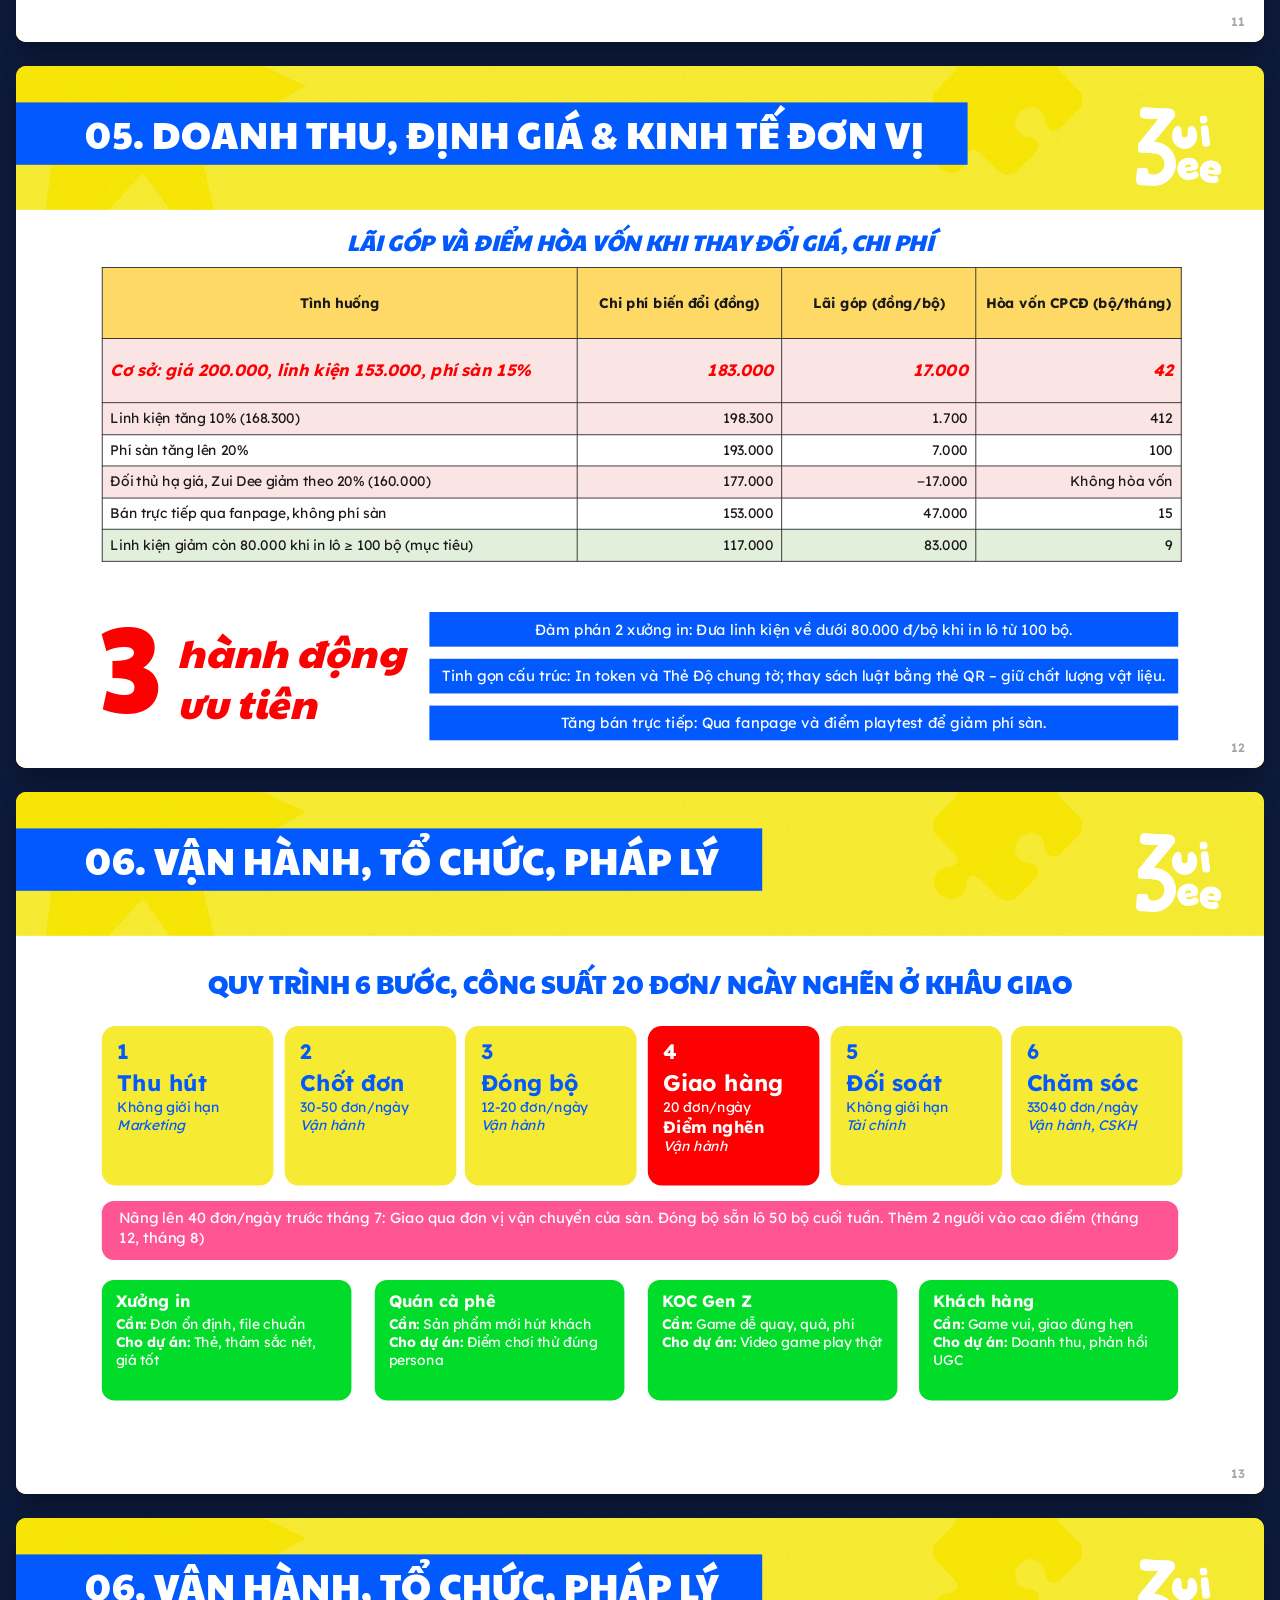
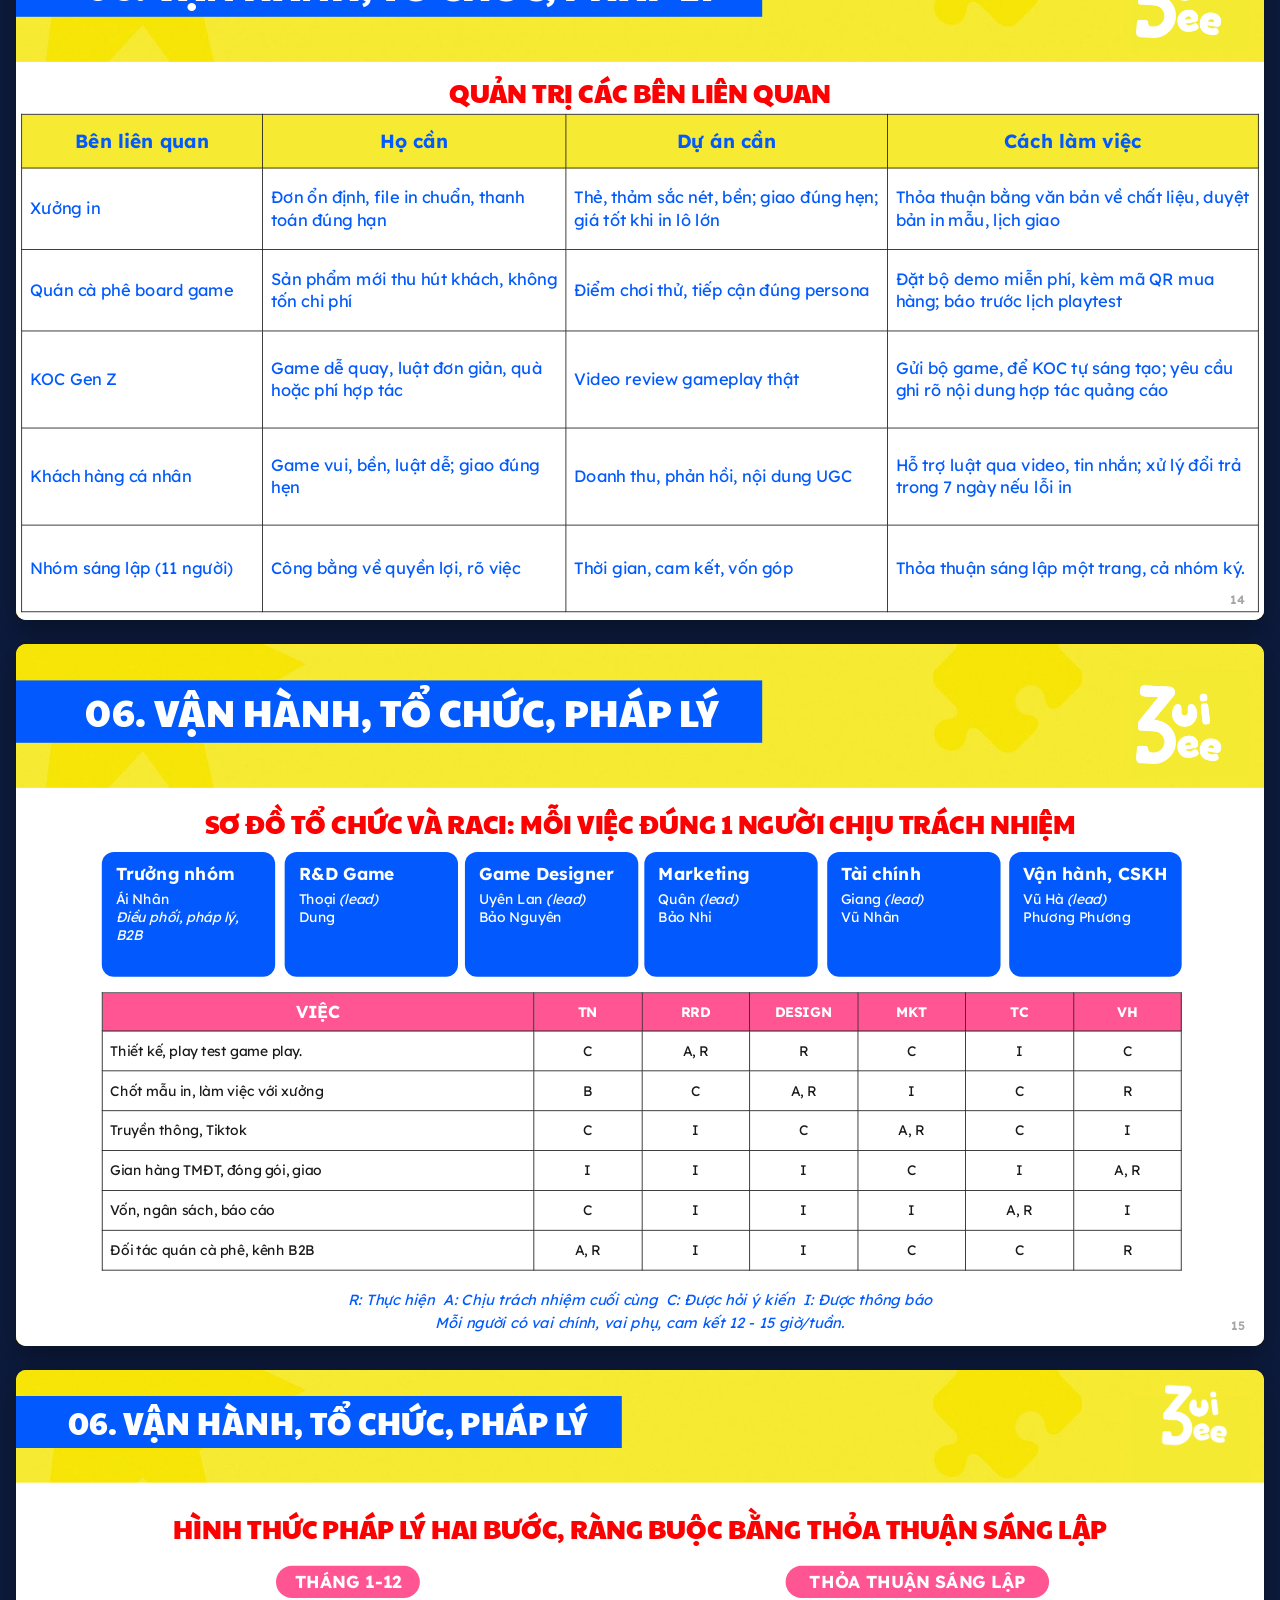
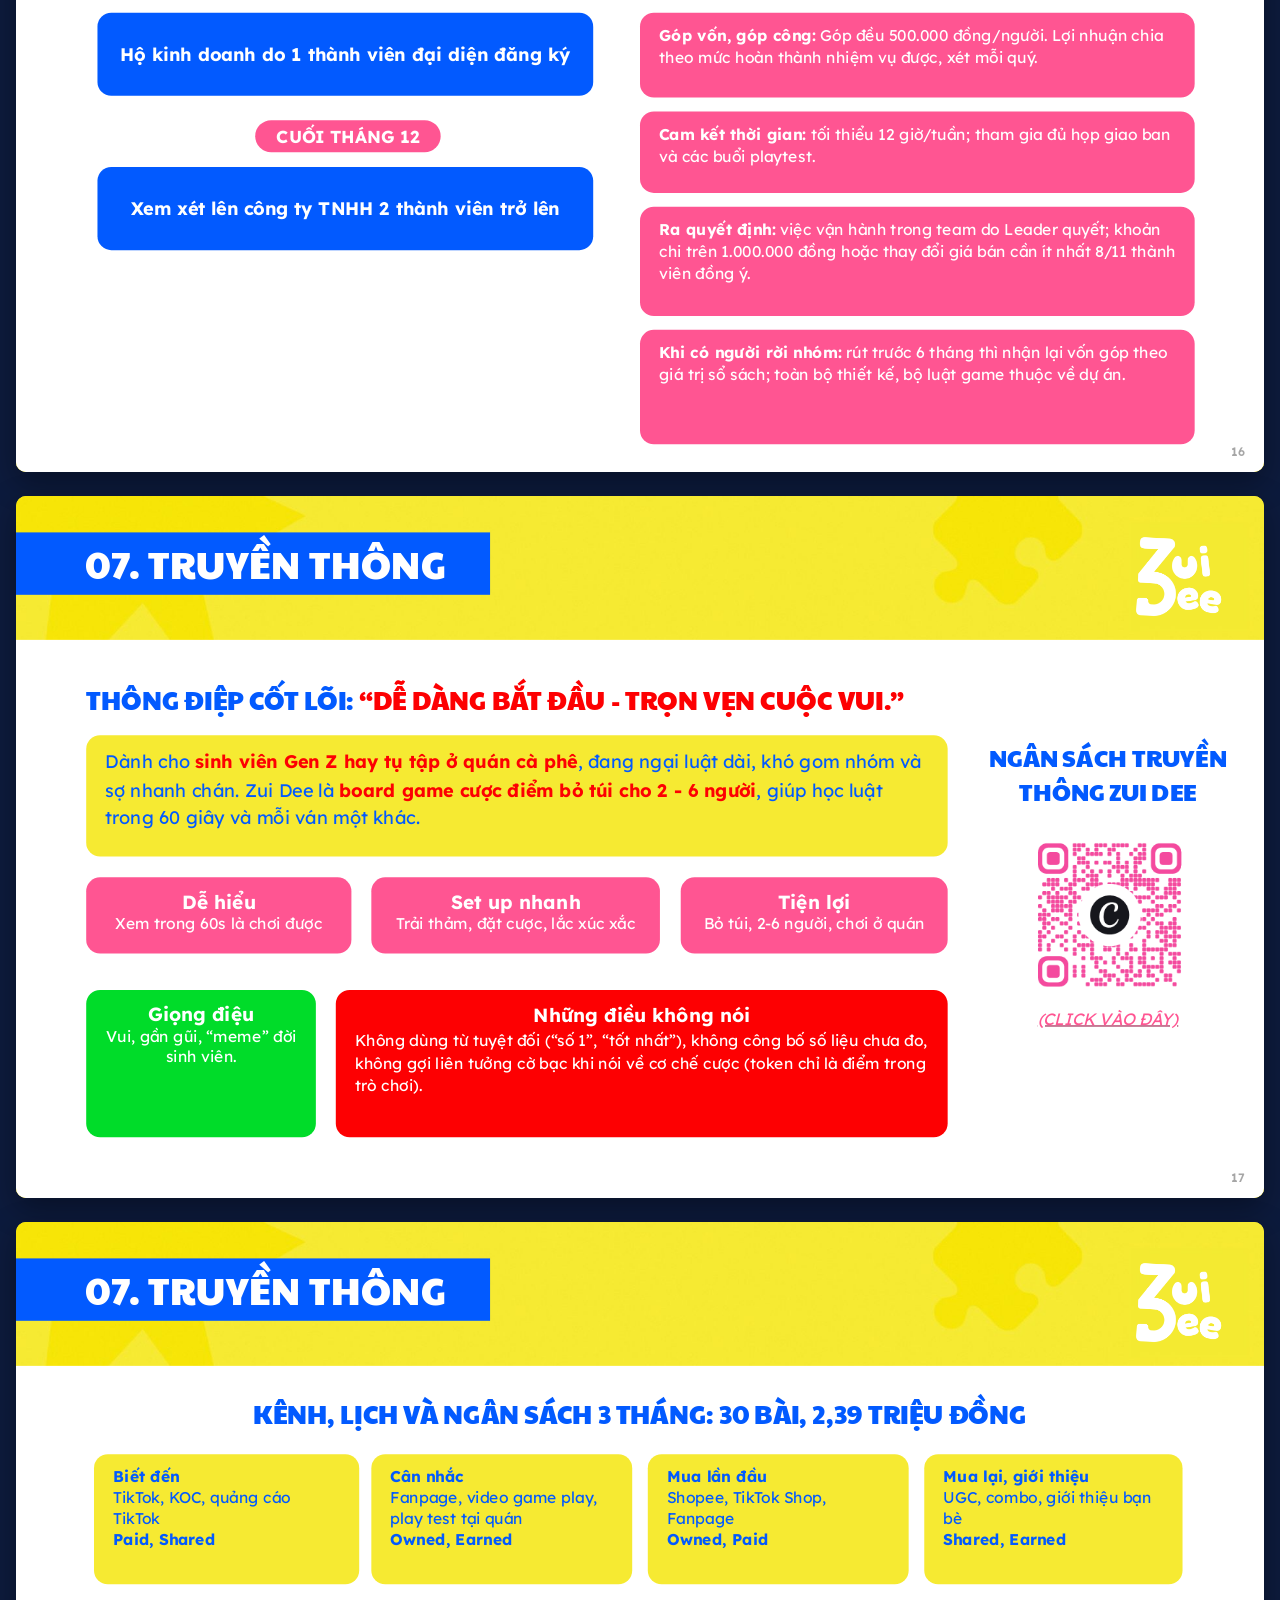
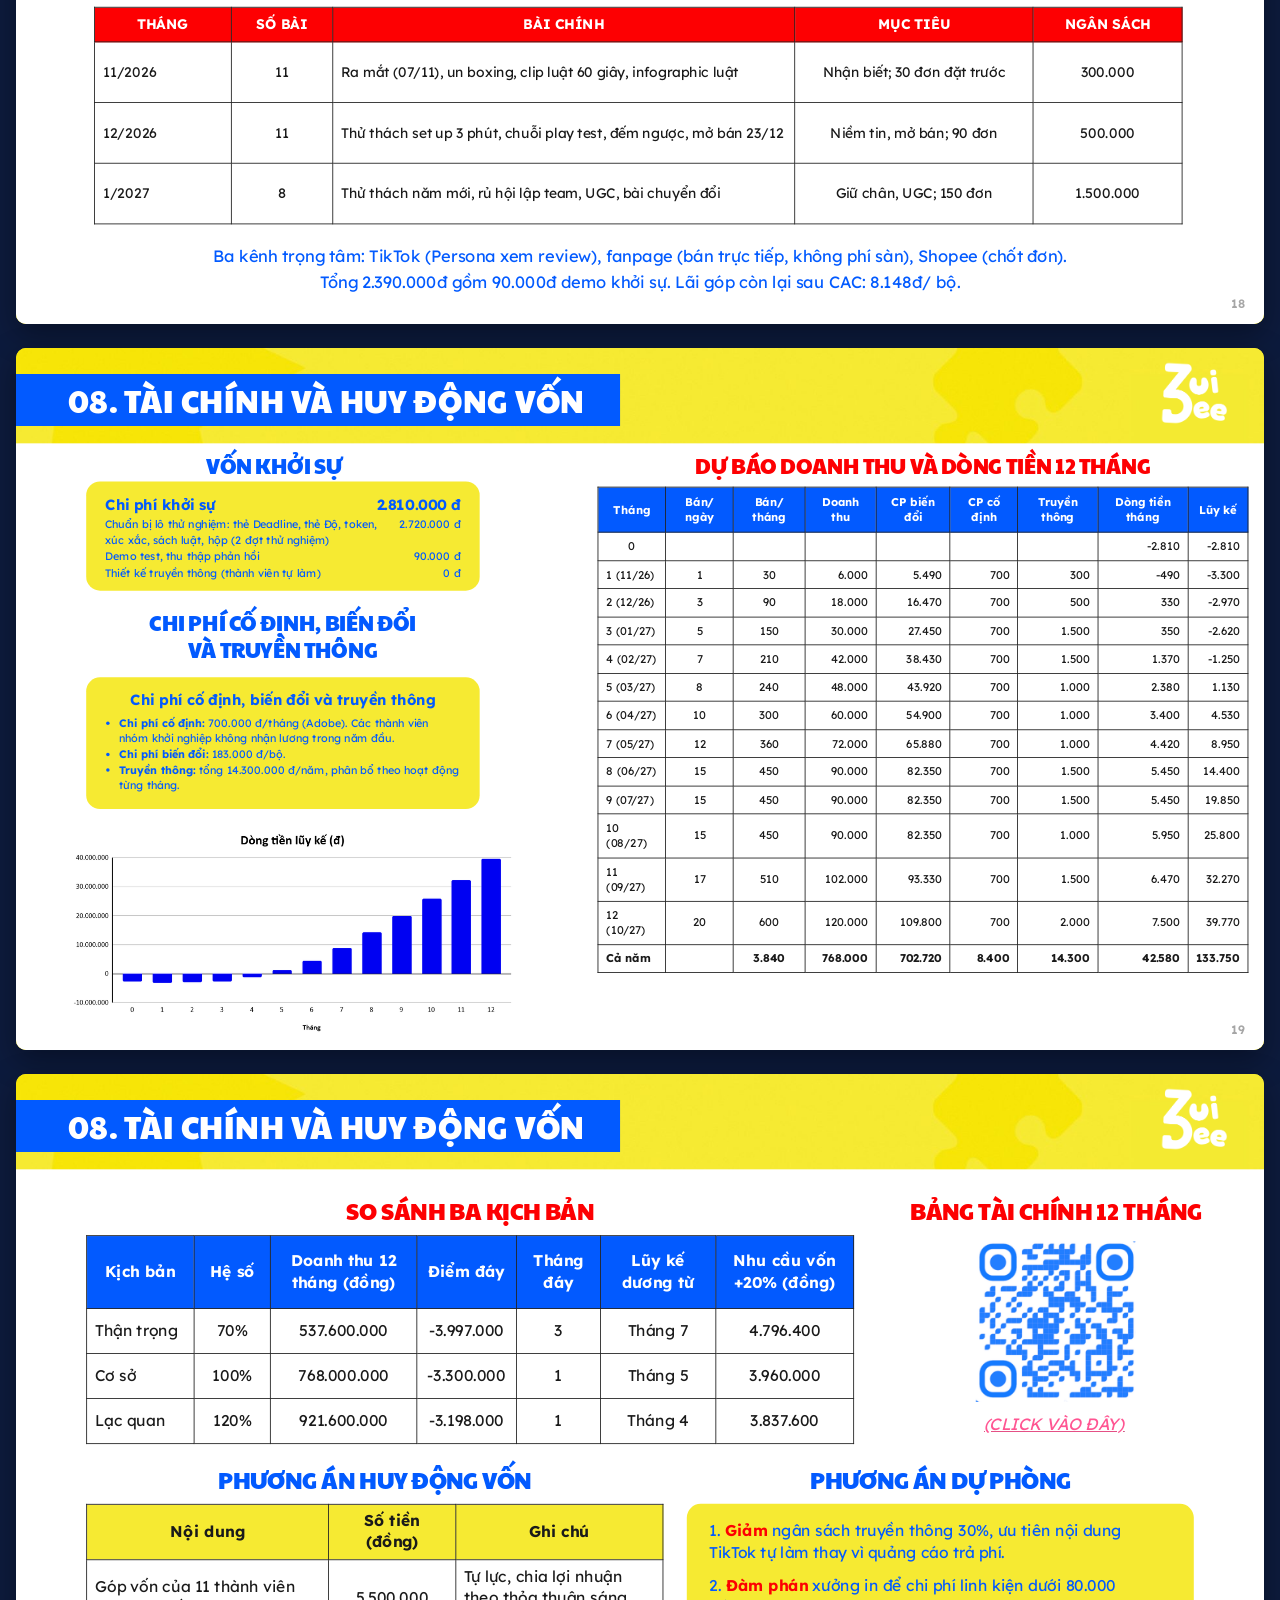
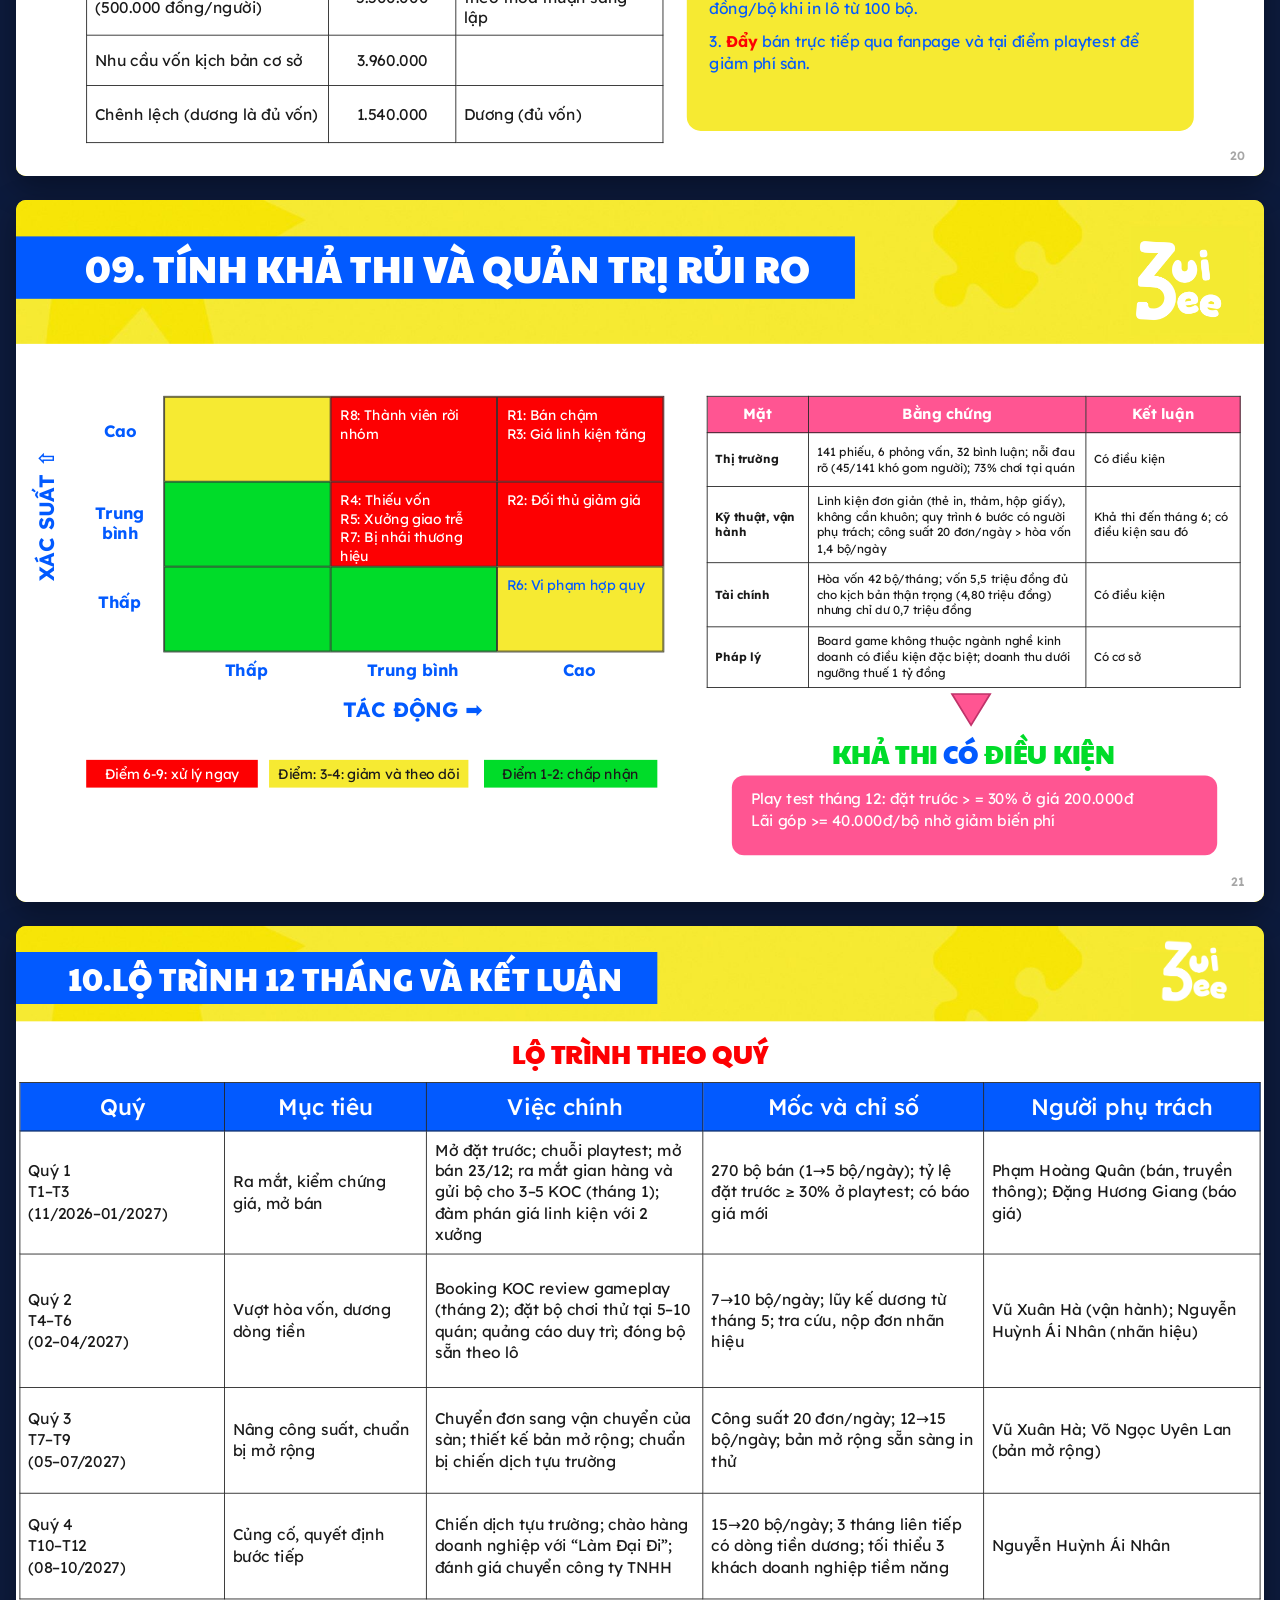
<file: thuyet-trinh/index.html>
<!DOCTYPE html>
<html lang="vi">
<head>
<meta charset="utf-8">
<meta name="viewport" content="width=device-width, initial-scale=1">
<title>Zui Dee – Boardgame Bỏ Túi | Nhóm 1 – Tinh thần doanh nhân</title>
<meta name="description" content="Thuyết trình dự án Boardgame bỏ túi Zui Dee – Nhóm 1, học phần Tinh thần doanh nhân.">
<link rel="icon" href="assets/logo-color.png">
<meta property="og:title" content="Zui Dee – Boardgame Bỏ Túi">
<meta property="og:description" content="Thuyết trình dự án Zui Dee – Nhóm 1, Tinh thần doanh nhân">
<meta property="og:image" content="assets/logo-color.png">
<link rel="preload" href="fonts/paytone-one.woff" as="font" type="font/woff" crossorigin>
<link rel="preload" href="fonts/lexend.woff" as="font" type="font/woff" crossorigin>
<link rel="stylesheet" href="style.css">
</head>
<body>

<header class="topbar">
  <img src="assets/logo-white.png" alt="Zui Dee">
  <span class="t">BOARDGAME BỎ TÚI · NHÓM 1</span>
  <span class="sp"></span>
  <select id="jump" aria-label="Chuyển đến slide"></select>
  <button id="btnPresent" title="Phím F">▶ Trình chiếu</button>
</header>

<main class="deck" id="deck">

<!-- 1 COVER -->
<section class="slide blue cover" id="s1" data-title="Trang bìa"><div class="stage">
  <h1>BOARDGAME BỎ TÚI</h1>
  <div class="tags"><span class="tag">MÔN: TINH THẦN DOANH NHÂN</span><span class="tag">NHÓM 1</span></div>
  <div class="meta">LHP: 261_71ENSP40723_01<br>GVHD: Th.S Nguyễn Thanh Lâm</div>
</div></section>

<!-- 2 TEAM -->
<section class="slide" id="s2" data-title="Team member"><div class="stage">
  <div class="hdr">TEAM MEMBER</div>
  <div class="team"><table class="t th-blue">
    <colgroup><col style="width:37%"><col style="width:37%"><col style="width:26%"></colgroup>
    <tr><th>HỌ VÀ TÊN</th><th>MSSV</th><th>TỈ LỆ ĐÓNG GÓP</th></tr>
    <tr><td>Nguyễn Huỳnh Ái Nhân (Leader)</td><td>2373201041030</td><td>100%</td></tr>
    <tr><td>Đặng Hương Giang</td><td>2373201040339</td><td>100%</td></tr>
    <tr><td>Phan Anh Thoại</td><td>2373201041436</td><td>100%</td></tr>
    <tr><td>Huỳnh Vũ Nhân</td><td>2373201041028</td><td>100%</td></tr>
    <tr><td>Nguyễn Phương Dung</td><td>2373201040251</td><td>100%</td></tr>
    <tr><td>Võ Ngọc Uyên Lan</td><td>2373201040670</td><td>100%</td></tr>
    <tr><td>Nguyễn Ngô Bảo Nhi</td><td>2373201041073</td><td>98,5%</td></tr>
    <tr><td>Trần Phương Phương</td><td>2373201041237</td><td>98,5%</td></tr>
    <tr><td>Phạm Hoàng Quân</td><td>2373201041256</td><td>85%</td></tr>
    <tr><td>Vũ Xuân Hà</td><td>2373201040363</td><td>97%</td></tr>
  </table></div>
</div></section>

<!-- 3 TOC -->
<section class="slide" id="s3" data-title="Table of contents"><div class="stage">
  <div class="hdr">TABLE OF CONTENTS</div>
  <nav class="toc">
    <a href="#s4"><span class="n">01.</span>Tóm tắt dự án</a>
    <a href="#s13"><span class="n">06.</span>Vận hành, tổ chức<span class="s">&amp; pháp lý</span></a>
    <a href="#s5"><span class="n">02.</span>Thị trường &amp; khách hàng</a>
    <a href="#s17"><span class="n">07.</span>Truyền thông</a>
    <a href="#s7"><span class="n">03.</span>Đề xuất giá trị &amp;<span class="s">MVP</span></a>
    <a href="#s19"><span class="n">08.</span>Tài chính<span class="s">&amp; huy động vốn</span></a>
    <a href="#s9"><span class="n">04.</span>Mô hình Canvas</a>
    <a href="#s21"><span class="n">09.</span>Khả thi &amp; rủi ro</a>
    <a href="#s10"><span class="n">05.</span>Doanh thu, định giá<span class="s">&amp; kinh tế đơn vị</span></a>
    <a href="#s22"><span class="n">10.</span>Lộ trình 12 tháng<span class="s">&amp; kết luận</span></a>
  </nav>
</div></section>

<!-- 4 SUMMARY -->
<section class="slide" id="s4" data-title="01. Tóm tắt dự án"><div class="stage">
  <div class="hdr">01. TÓM TẮT DỰ ÁN</div>
  <div class="panel"></div>
  <div class="sum">
    <div style="height:192px"><span class="lab">VẤN ĐỀ</span><div class="txt"><ul>
      <li>Người chơi trẻ khó gom đủ người.</li><li>Ngại luật dài, sợ game nhanh chán</li><li>Chơi ở quán cà phê, bàn nhỏ.</li></ul></div></div>
    <div><span class="lab">MÔ HÌNH KIẾM TIỀN</span><div class="txt">Bán lẻ 200.000 đ/bộ qua sàn TMĐT.<br>Phụ: bản mở rộng, combo quà, đơn doanh nghiệp.</div></div>
    <div style="height:192px"><span class="lab">GIẢI PHÁP</span><div class="txt"><ul>
      <li>Linh hoạt số lượng người chơi.</li><li>Setup trò chơi nhanh chóng, tiện lợi.</li><li>Tăng khả năng chơi lại.</li></ul></div></div>
    <div><span class="lab">KẾT QUẢ ĐÃ ĐẠT</span><div class="txt" style="text-align:justify">141 phiếu khảo sát, 6 phỏng vấn sâu, 32 bình luận đối thủ; prototype và 3 cải tiến sau playtest; bảng tính tài chính 3 kịch bản.</div></div>
    <div><span class="lab">KHÁCH HÀNG</span><div class="txt"><ul>
      <li>Sinh viên Gen Z hay tụ tập ở quán cà phê, trà chanh.</li><li>Doanh nghiệp có nhu cầu đặt custom.</li></ul></div></div>
    <div><span class="lab">NHU CẦU VỐN</span><div class="txt" style="text-align:justify">Nhóm đã góp 5.500.000đ, đủ cho nhu cầu 3.960.000đ. Gọi thêm <b class="cr it">39.840.000đ</b> để in lô lớn, đưa lãi góp lên 83.000đ/bộ.</div></div>
  </div>
  <img class="abs" src="assets/logo-color.png" alt="" style="left:540px;top:460px;width:96px">
</div></section>

<!-- 5 PERSONA -->
<section class="slide" id="s5" data-title="02. Thị trường – Persona"><div class="stage">
  <div class="hdr">02. THỊ TRƯỜNG &amp; KHÁCH HÀNG</div>
  <div class="panel"></div>
  <div class="abs ttl red" style="left:40px;width:682px;top:200px;font-size:26px">PERSONA</div>
  <div class="stat" style="left:40px;top:252px;width:208px;height:144px;background:var(--green)"><b>141</b><span>phiếu khảo sát trực tuyến<br>(25–26/9/2026)</span></div>
  <div class="stat" style="left:275px;top:252px;width:208px;height:144px;background:var(--red)"><b>6</b><span>phỏng vấn sâu,<br>18–25 tuổi</span></div>
  <div class="stat" style="left:513px;top:252px;width:208px;height:144px;background:var(--pink)"><b>32</b><span>bình luận trên<br>kênh đối thủ</span></div>
  <div class="abs ttl red" style="left:40px;width:682px;top:450px;font-size:26px">KẾT QUẢ KHẢO SÁT CHÍNH</div>
  <div class="stat" style="left:40px;top:510px;width:216px;height:180px;background:var(--blue)"><b>45/141</b><span>người chọn</span><em>KHÓ GOM ĐỦ<br>NGƯỜI CHƠI</em></div>
  <div class="stat" style="left:273px;top:510px;width:216px;height:180px;background:var(--blue)"><b>13-19</b><span>lượt chọn, tùy câu hỏi</span><em>NGẠI ĐỌC LUẬT<br>DÀI, KHÓ HIỂU</em></div>
  <div class="stat" style="left:506px;top:510px;width:216px;height:180px;background:var(--blue)"><b>28</b><span>lượt chọn</span><em>LO GAME NHANH<br>CHÁN, ÍT CHƠI LẠI</em></div>
  <div class="stat" style="left:40px;top:704px;width:682px;height:80px;background:var(--blue);flex-direction:row;align-items:center;gap:22px;padding:0 20px;text-align:left"><b style="font-size:50px">103/141</b><span style="font-size:15px">người thường chơi ở quán cà phê, trà chanh – nơi cần một trò chơi gọn, dựng nhanh và an toàn trên bàn nhỏ.</span></div>
  <img class="abs" src="assets/avatar-minh.png" alt="Persona Minh" style="left:985px;top:190px;width:170px;height:170px;border-radius:50%">
  <div class="abs" style="left:1010px;top:364px;width:120px;background:var(--red);color:var(--yellow);font:700 italic 24px var(--body);text-align:center;padding:2px 0">MINH</div>
  <div class="personabox"><ul>
    <li>Bối cảnh: quán cà phê, trà chanh, quán nhậu khi tụ tập nhóm.</li>
    <li>Động cơ mua: tạo không khí vui; game có chiều sâu, chơi lại được, luật dễ, thiết kế đẹp, chất liệu tốt.</li>
    <li>Nỗi đau: khó gom đủ người; sợ nhanh chán; ngại luật dài; lo chất lượng, độ bền.</li>
    <li>Rào cản mua: chất lượng, độ bền; luật dài; mức hứng thú của nhóm (chưa kết luận rào cản giá).</li>
    <li>Hành vi số: xem review, gameplay, ảnh thật trước khi mua; mua theo cảm hứng.</li></ul>
    <p class="cr it" style="font-size:17px;margin-top:10px">“Mình sẽ không mua chỉ vì nó đang trending mà mình nghĩ là mình sẽ mua về chơi được bao nhiêu lần.”</p>
  </div>
</div></section>

<!-- 6 COMPETITORS -->
<section class="slide" id="s6" data-title="02. Thị trường – Đối thủ"><div class="stage">
  <div class="hdr">02. THỊ TRƯỜNG &amp; KHÁCH HÀNG</div>
  <div class="panel"></div>
  <div class="abs" style="left:47px;top:200px;width:1344px"><table class="t th-red" style="font-size:19px">
    <colgroup><col style="width:17%"><col style="width:20%"><col style="width:29%"><col style="width:34%"></colgroup>
    <tr style="height:78px"><th style="font-size:22px">ĐỐI THỦ</th><th style="font-size:22px">ĐỊNH VỊ</th><th style="font-size:22px">ĐIỂM MẠNH</th><th style="font-size:22px">KHOẢNG TRỐNG CHO ZUI DEE</th></tr>
    <tr style="height:98px"><td class="c bl">Funky Việt Nam</td><td>Bộ bài party game thử thách, tạo tiếng cười</td><td>Giá dễ tiếp cận; nhiều đầu game; hàng chục nghìn lượt bán trên Shopee</td><td>Chủ yếu câu hỏi, thử thách; ít chiến thuật và lật kèo nên dễ nhàm khi chơi lại</td></tr>
    <tr style="height:98px"><td class="c bl">VUIDEE Card Game</td><td>Thẻ bài theo chủ đề quen thuộc (vd. Bi-a Dee)</td><td>Chủ đề dễ nhận diện, hình ảnh có màu sắc riêng</td><td>Chủ đề chuyên biệt kén người chơi; chưa có dữ liệu công khai về mua lại, độ bền</td></tr>
    <tr style="height:98px"><td class="c bl">Board Game Việt</td><td>Cửa hàng board game danh mục rộng</td><td>Danh mục phong phú, nhiều mức giá</td><td>Sản phẩm mới khó nổi bật nếu không có định vị rõ</td></tr>
  </table></div>
  <div class="abs cp" style="left:50px;top:618px;font:italic 56px/1.25 var(--display)">VỊ TRÍ<br>ZUI DEE</div>
  <div class="abs bl" style="left:272px;top:624px;width:908px;height:52px;padding:0 24px;display:flex;align-items:center;font-size:19px">Dễ vào như party game, có chiều sâu nhờ cược + xúc xắc + thẻ lật kèo</div>
  <div class="abs bl" style="left:272px;top:692px;width:908px;height:92px;padding:0 24px;display:flex;align-items:center;font-size:19px">Không cạnh tranh về giá – chứng minh khác biệt bằng video gameplay thật và trải nghiệm chơi thử tại quán.</div>
  <a class="qr" href="https://docs.google.com/spreadsheets/d/1tf90laF89zbvcxnS0Z-NWCcjJFfbw4Pi/edit?gid=1214372944#gid=1214372944" target="_blank" rel="noopener" style="left:1222px;top:612px;width:170px"><img src="assets/qr-thitruong.png" alt="QR dữ liệu khảo sát"></a>
</div></section>

<!-- 7 VALUE PROPOSITION -->
<section class="slide" id="s7" data-title="03. Đề xuất giá trị"><div class="stage">
  <div class="hdr">03. ĐỀ XUẤT GIÁ TRỊ &amp; MVP</div>
  <div class="panel"></div>
  <div class="abs ttl red it" style="left:40px;width:658px;top:190px;font-size:30px">VALUE PROPOSITION</div>
  <div class="nl" style="left:40px;top:250px;width:658px;height:396px">
    <div class="row"><span class="n">01</span><div style="flex:1"><h4>Xóa bỏ rào cản người chơi</h4><p>Nỗi đau: khó gom nhóm đông<br>Giải pháp: chơi mượt từ 2 đến 6 người, không cần nhóm cố định</p></div></div>
    <div class="row on"><span class="n">02</span><div style="flex:1"><h4>Thiết lập trận đấu nhanh</h4><p>Nỗi đau: ngại đọc luật dài<br>Giải pháp: trải thảm là chơi; quét QR xem video luật 1–2 phút</p></div></div>
    <div class="row"><span class="n">03</span><div style="flex:1"><h4>Tính chơi lại cao</h4><p>Nỗi đau: lo game nhanh chán<br>Giải pháp: xúc xắc ngẫu nhiên, mini-game phản xạ, Thẻ Độ lật kèo</p></div></div>
  </div>
  <div class="abs ttl red it" style="left:711px;width:698px;top:190px;font-size:30px">BẢNG ĐỐI CHIẾU</div>
  <div class="abs" style="left:711px;top:250px;width:698px"><table class="t th-blue" style="font-size:17px">
    <colgroup><col style="width:33%"><col style="width:22%"><col style="width:45%"></colgroup>
    <tr style="height:86px"><th>Nỗi đau thị trường</th><th>Trụ cột đề xuất giá trị</th><th>Giải pháp thực tế</th></tr>
    <tr style="height:103px"><td>Khó gom đủ nhóm đông người chơi.</td><td>Xóa bỏ rào cản người chơi</td><td>Cơ chế vận hành mượt mà cho 2-6 người, không đòi hỏi nhóm đông cố định.</td></tr>
    <tr style="height:103px"><td>Ngại đọc luật dài, phức tạp.</td><td>Thiết lập trận đấu nhanh</td><td>Setup 5s, xem Video QR 1–2 phút nhập cuộc ngay lập tức.</td></tr>
    <tr style="height:103px"><td>Lo game nhanh chán, ít chơi lại.</td><td>Tính chơi lại cao</td><td>Bộ thẻ bài biến thể ngẫu nhiên &amp; mini-game tương tác giúp ván chơi luôn mới.</td></tr>
  </table></div>
  <svg class="abs" style="left:45px;top:690px" width="180" height="80" viewBox="0 0 180 80"><path d="M0 26h110V0l70 40-70 40V54H0z" fill="#FD0002"/></svg>
  <p class="abs" style="left:270px;top:672px;width:1134px;font-size:21px;line-height:1.5;color:var(--blue)"><b class="cp it">Dành cho</b> giới trẻ đang gặp khó khăn khi tổ chức chơi board game <b class="cp it">vì</b> ngại luật cồng kềnh, khó gom nhóm đông và lo game nhanh chán; sản phẩm của Zui Dee <b class="cp it">là</b> dòng Board Game Pocket-size giải trí tương tác cho 2 - 6 người, <b class="cp it">giúp</b> xóa bỏ rào cản người chơi, thiết lập trận đấu nhanh qua Video QR 1-2 phút và mang lại tính chơi lại cao</p>
</div></section>

<!-- 8 MVP -->
<section class="slide" id="s8" data-title="03. Thử nghiệm MVP"><div class="stage">
  <div class="hdr">03. ĐỀ XUẤT GIÁ TRỊ &amp; MVP</div>
  <div class="panel"></div>
  <div class="abs ttl red it" style="left:47px;width:691px;top:200px;font-size:30px">THỬ NGHIỆM MVP</div>
  <div class="abs" style="left:47px;top:258px;width:691px"><table class="t th-blue" style="font-size:14px">
    <colgroup><col style="width:22%"><col style="width:23%"><col style="width:33%"><col style="width:22%"></colgroup>
    <tr style="height:70px"><th>Hạng mục chỉ số</th><th>Phân loại tính chất</th><th>Dữ liệu khảo sát thực tế / Ngưỡng thiết lập</th><th>Đánh giá &amp; Kết luận</th></tr>
    <tr style="height:108px"><td class="cb">Cỡ mẫu &amp; Chân dung khách hàng</td><td class="c b cr it" style="background:var(--yellow)">DỮ LIỆU THỰC TẾ<br>(Đã khảo sát)</td><td class="cb">Thu thập 141 mẫu trực tuyến, 6 phỏng vấn sâu và 32 bình luận đối thủ (25-26/9/2026).</td><td class="cb">Xác nhận nhu cầu thật (Persona rõ ràng)</td></tr>
    <tr style="height:108px"><td class="cb">Khung giá sẵn sàng chi trả</td><td class="c b cr it" style="background:var(--yellow)">DỮ LIỆU THỰC TẾ<br>(Đã khảo sát)</td><td class="cb">~77% mẫu chấp nhận mức giá 70.000 - 200.000 VNĐ/bộ card game giải trí.</td><td class="cb">Cơ sở định giá chuẩn (200k/bộ)</td></tr>
    <tr style="height:108px"><td class="cb">Thời gian tiếp thu luật qua QR</td><td class="c b cr it" style="background:var(--yellow)">GIẢ ĐỊNH MÔ PHỎNG (Ngưỡng thử nghiệm)</td><td class="cb">Thiết lập ngưỡng thành công: 100% người chơi hiểu luật &lt; 3 phút qua Video QR ngắn.</td><td class="cb">Kỳ vọng vượt qua rào cản ngại học luật</td></tr>
    <tr style="height:108px"><td class="cb">Tỷ lệ chuyển đổi đơn hàng (Pre-order)</td><td class="c b cr it" style="background:var(--yellow)">GIẢ ĐỊNH MÔ PHỎNG (Ngưỡng thử nghiệm)</td><td class="cb">Thiết lập mục tiêu: Đạt tối thiểu 20 người để lại SĐT/đặt cọc mua sau khi chơi thử trong 7 ngày.</td><td class="cb">Kiểm chứng ý định mua thực tế</td></tr>
  </table></div>
  <div class="abs ttl red it" style="left:770px;width:621px;top:200px;font-size:30px">BÀI HỌC SAU PLAYTEST NỘI BỘ</div>
  <div class="nl" style="left:770px;top:258px;width:621px;height:512px">
    <div class="row"><span class="n">01</span><div style="flex:1"><h4>Token: 30 → 48</h4><p>30 token bị chia hết khi chơi 6 người; nay 30 phát cho người chơi, 18 làm Quỹ chung.</p></div></div>
    <div class="row on"><span class="n">02</span><div style="flex:1"><h4>Mini-game an toàn cho bàn cà phê</h4><p>Bỏ thả xúc xắc rơi tự do (dễ đổ ly); thay bằng đập tay vào thảm hoặc chộp vật ở giữa.</p></div></div>
    <div class="row"><span class="n">03</span><div style="flex:1"><h4>Đại chúng hóa sản phẩm</h4><p>Không gói trong một trường: tách 2 bản “Học Đại Đi” (sinh viên) và “Làm Đại Đi” (văn phòng, quà B2B).</p></div></div>
  </div>
</div></section>

<!-- 9 CANVAS -->
<section class="slide" id="s9" data-title="04. Mô hình Canvas"><div class="stage">
  <div class="hdr">04. MÔ HÌNH CANVAS</div>
  <div class="panel"></div>
  <div class="cv" style="left:77px;top:221px;width:247px;height:377px"><h5>8. Đối tác chính</h5><ul><li>Xưởng in</li><li>Quán cà phê, CLB board game</li><li>KOC</li><li>Sàn TMĐT</li></ul></div>
  <div class="cv" style="left:333px;top:221px;width:274px;height:197px"><h5>7. Hoạt động chính</h5><ul><li>R&amp;D, playtest</li><li>Truyền thông - Marketing</li><li>Vận hành, CSKH</li><li>Sản xuất</li></ul></div>
  <div class="cv" style="left:333px;top:430px;width:274px;height:168px"><h5>6. Nguồn lực chính</h5><ul><li>11 thành viên.</li><li>Vốn góp 5,5 triệu đồng (500k/ng)</li></ul></div>
  <div class="cv" style="left:619px;top:221px;width:227px;height:377px"><h5 class="alt">2. Giá trị<br>đề xuất</h5><ul><li>Xóa rào cản người chơi (2–6).</li><li>Setup nhanh.</li><li>Tính chơi lại cao.</li></ul></div>
  <div class="cv" style="left:860px;top:221px;width:274px;height:225px"><h5 class="alt">4. Quan hệ khách hàng</h5><ul style="font-size:16px"><li>Cộng đồng online yêu board game.</li><li>Hỗ trợ &amp; chăm sóc khách hàng.</li><li>Chăm sóc riêng cho B2B.</li></ul></div>
  <div class="cv" style="left:860px;top:458px;width:274px;height:140px"><h5 class="alt">3. Kênh</h5><ul style="font-size:16px"><li>TikTok, Facebook</li><li>Shopee, TikTok Shop</li><li>Playtest tại quán, CLB</li></ul></div>
  <div class="cv" style="left:1146px;top:221px;width:213px;height:377px"><h5 class="alt">1. Phân khúc</h5><ul><li>Gen Z, sinh viên tìm kiếm hoạt động giải trí trực tiếp giá rẻ.</li><li>Dân văn phòng, doanh nghiệp làm quà.</li></ul></div>
  <div class="cv" style="left:77px;top:614px;width:634px;height:150px;font-size:16px;line-height:1.4"><h5>9. Cơ cấu chi phí</h5><ul><li>Sản xuất: In ấn, đóng gói.</li><li>Marketing: Booking KOL, KOC, quảng cáo.</li><li>R&amp;D: Thử nghiệm sản phẩm.</li><li>Vận hàng: Lưu kho và phân loại.</li></ul></div>
  <div class="cv" style="left:729px;top:614px;width:630px;height:150px"><h5>5. Dòng doanh thu</h5><ul><li>Bán lẻ bộ game 200.000 đ (B2C)</li><li>Bản mở rộng, combo quà tặng; đơn doanh nghiệp</li></ul></div>
</div></section>

<!-- 10 PRICING -->
<section class="slide" id="s10" data-title="05. Căn cứ định giá"><div class="stage">
  <div class="hdr">05. DOANH THU, ĐỊNH GIÁ &amp; KINH TẾ ĐƠN VỊ</div>
  <div class="panel"></div>
  <div class="abs pk" style="left:59px;top:182px;width:976px;height:78px;display:flex;align-items:center;justify-content:center;gap:24px"><span style="font-size:20px;line-height:1.2">Zui Dee áp<br>dụng mô hình</span><span style="font:44px var(--display)">BÁN MỘT LẦN</span></div>
  <div class="abs" style="left:59px;top:280px;width:976px"><table class="t th-yel" style="font-size:19px">
    <colgroup><col style="width:26%"><col style="width:34%"><col style="width:40%"></colgroup>
    <tr style="height:62px"><th style="color:var(--red);font-size:22px">Căn cứ</th><th style="color:var(--red);font-size:22px">Con số</th><th style="color:var(--red);font-size:22px">Nguồn và nhận xét</th></tr>
    <tr style="height:90px"><td>Sàn (chi phí biến đổi)</td><td>183.000 đồng/bộ</td><td>Linh kiện, đóng gói 153.000 đồng + phí sàn 15% (30.000 đồng).</td></tr>
    <tr style="height:120px"><td>Tham chiếu (đối thủ)</td><td>Phân khúc bán chạy 50.000-100.000 đồng</td><td>Các bộ bài party game trong nước. Zui Dee có thêm thảm canvas, xúc xắc, token nên cấu trúc vật liệu khác bộ bài thuần.</td></tr>
    <tr style="height:90px"><td>Trần (khách sẵn lòng trả)</td><td>Hai khoảng 70.000-120.000 và 121.000-200.000 đồng</td><td>Kết quả khảo sát persona.</td></tr>
    <tr style="height:90px"><td>Giá chọn</td><td>200.000 đồng/bộ</td><td>Ở khoảng sẵn lòng trả và cao hơn phân khúc bán chạy.</td></tr>
  </table></div>
  <div class="abs ttl it" style="left:59px;width:976px;top:748px;font-size:34px">CĂN CỨ ĐỊNH GIÁ</div>
  <a class="qr" href="https://docs.google.com/spreadsheets/d/1OgGc76aAgeWJv0QS4G96mJgdJGyOPKlY/edit?rtpof=true&gid=96810969#gid=96810969" target="_blank" rel="noopener" style="left:1072px;top:176px;width:306px"><img src="assets/qr-taichinh.png" alt="QR bảng tài chính 12 tháng"></a>
  <div class="abs ttl it" style="left:1062px;width:326px;top:510px;font-size:36px;line-height:1.3">BẢNG TÀI CHÍNH<br>12 THÁNG</div>
</div></section>

<!-- 11 UNIT ECONOMICS -->
<section class="slide" id="s11" data-title="05. Kinh tế đơn vị"><div class="stage">
  <div class="hdr">05. DOANH THU, ĐỊNH GIÁ &amp; KINH TẾ ĐƠN VỊ</div>
  <div class="panel"></div>
  <div class="abs it b cb" style="left:16px;width:570px;top:196px;text-align:center;font-size:20px">CHI PHÍ BIẾN ĐỔI CHO MỘT BỘ GAME</div>
  <div class="abs" style="left:16px;top:236px;width:570px"><table class="t th-red" style="font-size:15px">
    <colgroup><col style="width:40%"><col style="width:29%"><col style="width:31%"></colgroup>
    <tr style="height:42px"><th>Khoản</th><th>Số tiền (đồng)</th><th>Tỷ trọng giá bán</th></tr>
    <tr><td>Thẻ Deadline</td><td class="r">37.000</td><td class="r">18,50%</td></tr>
    <tr><td>Thẻ Độ</td><td class="r">37.000</td><td class="r">18,50%</td></tr>
    <tr><td>Token cược</td><td class="r">27.000</td><td class="r">13,50%</td></tr>
    <tr><td>Thảm canvas (map)</td><td class="r">20.000</td><td class="r">10,00%</td></tr>
    <tr><td>Xúc xắc</td><td class="r">15.000</td><td class="r">7,50%</td></tr>
    <tr><td>Sách luật</td><td class="r">10.000</td><td class="r">5,00%</td></tr>
    <tr><td>Thư cảm ơn</td><td class="r">5.000</td><td class="r">2,50%</td></tr>
    <tr><td>Hộp đóng gói</td><td class="r">2.000</td><td class="r">1,00%</td></tr>
    <tr class="b"><td>Cộng linh kiện, đóng gói</td><td class="r">153.000</td><td class="r">76,50%</td></tr>
    <tr><td>Phí sàn 15%</td><td class="r">30.000</td><td class="r">15,00%</td></tr>
    <tr class="b"><td>Tổng chi phí biến đổi</td><td class="r">183.000</td><td class="r">91,50%</td></tr>
  </table></div>
  <div class="abs" style="left:600px;width:340px;top:250px;text-align:center;color:var(--ink)">
    <div style="font:italic 38px var(--display);color:var(--blue)">LTV</div>
    <div style="font-size:12px">Lãi góp × Số lần mua mỗi tháng × Số tháng giữ chân</div>
    <div style="font-size:17px">17.000 × 0,1 × 12 = <b class="cr">20.400 đồng</b>.</div>
    <div style="font:italic 38px var(--display);color:var(--blue);margin-top:66px">CAC</div>
    <div style="font-size:12px">Ngân sách truyền thông ÷ Khách mới</div>
    <div style="font-size:17px">300.000 ÷ 30 = <b class="cr">10.000 đồng.</b></div>
    <div style="font:italic 38px var(--display);color:var(--blue);margin-top:66px">LTV/CAC</div>
    <div style="font-size:17px">LTV/CAC = 20.400 ÷ 10.000 = <b class="cr">2,04</b></div>
    <div style="font-size:12px">“có lời nhưng chưa an toàn”.</div>
  </div>
  <div class="abs it b cb" style="left:959px;width:468px;top:196px;text-align:center;font-size:20px">CAC THEO TỪNG GIAI ĐOẠN</div>
  <div class="abs" style="left:959px;top:236px;width:468px"><table class="t th-red" style="font-size:16px">
    <colgroup><col style="width:34%"><col style="width:26%"><col style="width:19%"><col style="width:21%"></colgroup>
    <tr style="height:76px"><th>Giai đoạn</th><th>Chi truyền thông</th><th>Khách mới</th><th>CAC (đồng)</th></tr>
    <tr style="height:74px"><td>Tháng 1 (11/2026)</td><td class="c">300.000</td><td class="c">30</td><td class="c">10.000</td></tr>
    <tr style="height:74px"><td>Tháng 2 (12/2026)</td><td class="c">500.000</td><td class="c">90</td><td class="c">5.556</td></tr>
    <tr style="height:74px"><td>Tháng 3 (01/2027)</td><td class="c">1.500.000</td><td class="c">150</td><td class="c">10.000</td></tr>
    <tr style="height:74px"><td>3 tháng đầu, cộng chi phí demo test</td><td class="c">2.390.000</td><td class="c">270</td><td class="c">8.852</td></tr>
    <tr style="height:74px"><td>Cả năm (không gồm khởi sự)</td><td class="c">14.300.000</td><td class="c">3.840</td><td class="c">3.724</td></tr>
  </table></div>
</div></section>

<!-- 12 SENSITIVITY -->
<section class="slide" id="s12" data-title="05. Lãi góp & hòa vốn"><div class="stage">
  <div class="hdr">05. DOANH THU, ĐỊNH GIÁ &amp; KINH TẾ ĐƠN VỊ</div>
  <div class="panel"></div>
  <div class="abs ttl it" style="left:0;width:1440px;top:184px;font-size:26px">LÃI GÓP VÀ ĐIỂM HÒA VỐN KHI THAY ĐỔI GIÁ, CHI PHÍ</div>
  <div class="abs" style="left:99px;top:232px;width:1246px"><table class="t th-gold" style="font-size:16px">
    <colgroup><col style="width:44%"><col style="width:19%"><col style="width:18%"><col style="width:19%"></colgroup>
    <tr style="height:82px"><th>Tình huống</th><th>Chi phí biến đổi (đồng)</th><th>Lãi góp (đồng/bộ)</th><th>Hòa vốn CPCĐ (bộ/tháng)</th></tr>
    <tr style="height:74px;background:var(--rose)" class="cr it b"><td style="font-size:19px">Cơ sở: giá 200.000, linh kiện 153.000, phí sàn 15%</td><td class="r" style="font-size:19px">183.000</td><td class="r" style="font-size:19px">17.000</td><td class="r" style="font-size:19px">42</td></tr>
    <tr style="background:var(--rose)"><td>Linh kiện tăng 10% (168.300)</td><td class="r">198.300</td><td class="r">1.700</td><td class="r">412</td></tr>
    <tr><td>Phí sàn tăng lên 20%</td><td class="r">193.000</td><td class="r">7.000</td><td class="r">100</td></tr>
    <tr style="background:var(--rose)"><td>Đối thủ hạ giá, Zui Dee giảm theo 20% (160.000)</td><td class="r">177.000</td><td class="r">−17.000</td><td class="r">Không hòa vốn</td></tr>
    <tr><td>Bán trực tiếp qua fanpage, không phí sàn</td><td class="r">153.000</td><td class="r">47.000</td><td class="r">15</td></tr>
    <tr style="background:var(--mint)"><td>Linh kiện giảm còn 80.000 khi in lô ≥ 100 bộ (mục tiêu)</td><td class="r">117.000</td><td class="r">83.000</td><td class="r">9</td></tr>
  </table></div>
  <div class="abs cr" style="left:96px;top:618px;font:140px/1 var(--display)">3</div>
  <div class="abs cr it" style="left:186px;top:648px;font:italic 46px/1.25 var(--display)">hành động<br>ưu tiên</div>
  <div class="abs bl c" style="left:477px;top:630px;width:864px;height:40px;line-height:40px;font-size:17px">Đàm phán 2 xưởng in: Đưa linh kiện về dưới 80.000 đ/bộ khi in lô từ 100 bộ.</div>
  <div class="abs bl c" style="left:477px;top:684px;width:864px;height:40px;line-height:40px;font-size:17px">Tinh gọn cấu trúc: In token và Thẻ Độ chung tờ; thay sách luật bằng thẻ QR – giữ chất lượng vật liệu.</div>
  <div class="abs bl c" style="left:477px;top:738px;width:864px;height:40px;line-height:40px;font-size:17px">Tăng bán trực tiếp: Qua fanpage và điểm playtest để giảm phí sàn.</div>
</div></section>

<!-- 13 OPERATIONS -->
<section class="slide" id="s13" data-title="06. Vận hành – Quy trình"><div class="stage">
  <div class="hdr">06. VẬN HÀNH, TỔ CHỨC, PHÁP LÝ</div>
  <div class="panel"></div>
  <div class="abs ttl" style="left:0;width:1440px;top:200px;font-size:30px">QUY TRÌNH 6 BƯỚC, CÔNG SUẤT 20 ĐƠN/ NGÀY NGHẼN Ở KHÂU GIAO</div>
  <div class="step" style="left:99px;top:270px;height:184px"><b>1</b><strong>Thu hút</strong>Không giới hạn<br><i>Marketing</i></div>
  <div class="step" style="left:310px;top:270px;height:184px"><b>2</b><strong>Chốt đơn</strong>30-50 đơn/ngày<br><i>Vận hành</i></div>
  <div class="step" style="left:518px;top:270px;height:184px"><b>3</b><strong>Đóng bộ</strong>12-20 đơn/ngày<br><i>Vận hành</i></div>
  <div class="step hot" style="left:729px;top:270px;height:184px"><b>4</b><strong>Giao hàng</strong>20 đơn/ngày<br><b style="font-size:19px;display:inline">Điểm nghẽn</b><br><i>Vận hành</i></div>
  <div class="step" style="left:940px;top:270px;height:184px"><b>5</b><strong>Đối soát</strong>Không giới hạn<br><i>Tài chính</i></div>
  <div class="step" style="left:1148px;top:270px;height:184px"><b>6</b><strong>Chăm sóc</strong>33040 đơn/ngày<br><i>Vận hành, CSKH</i></div>
  <div class="abs pk" style="left:99px;top:472px;width:1242px;height:68px;border-radius:14px;padding:8px 20px;font-size:17px;line-height:1.35">Nâng lên 40 đơn/ngày trước tháng 7: Giao qua đơn vị vận chuyển của sàn. Đóng bộ sẵn lô 50 bộ cuối tuần. Thêm 2 người vào cao điểm (tháng 12, tháng 8)</div>
  <div class="gcard" style="left:99px;top:563px;width:288px;height:139px"><b>Xưởng in</b><strong>Cần:</strong> Đơn ổn định, file chuẩn<br><strong>Cho dự án:</strong> Thẻ, thảm sắc nét, giá tốt</div>
  <div class="gcard" style="left:414px;top:563px;width:288px;height:139px"><b>Quán cà phê</b><strong>Cần:</strong> Sản phẩm mới hút khách<br><strong>Cho dự án:</strong> Điểm chơi thử đúng persona</div>
  <div class="gcard" style="left:729px;top:563px;width:288px;height:139px"><b>KOC Gen Z</b><strong>Cần:</strong> Game dễ quay, quà, phí<br><strong>Cho dự án:</strong> Video game play thật</div>
  <div class="gcard" style="left:1042px;top:563px;width:299px;height:139px"><b>Khách hàng</b><strong>Cần:</strong> Game vui, giao đúng hẹn<br><strong>Cho dự án:</strong> Doanh thu, phản hồi UGC</div>
</div></section>

<!-- 14 STAKEHOLDERS -->
<section class="slide" id="s14" data-title="06. Các bên liên quan"><div class="stage">
  <div class="hdr">06. VẬN HÀNH, TỔ CHỨC, PHÁP LÝ</div>
  <div class="panel"></div>
  <div class="abs ttl red" style="left:0;width:1440px;top:180px;font-size:30px">QUẢN TRỊ CÁC BÊN LIÊN QUAN</div>
  <div class="abs" style="left:6px;top:226px;width:1428px"><table class="t th-yel cb" style="font-size:19px">
    <colgroup><col style="width:19.5%"><col style="width:24.5%"><col style="width:26%"><col style="width:30%"></colgroup>
    <tr style="height:62px"><th style="font-size:22px">Bên liên quan</th><th style="font-size:22px">Họ cần</th><th style="font-size:22px">Dự án cần</th><th style="font-size:22px">Cách làm việc</th></tr>
    <tr style="height:94px"><td>Xưởng in</td><td>Đơn ổn định, file in chuẩn, thanh toán đúng hạn</td><td>Thẻ, thảm sắc nét, bền; giao đúng hẹn; giá tốt khi in lô lớn</td><td>Thỏa thuận bằng văn bản về chất liệu, duyệt bản in mẫu, lịch giao</td></tr>
    <tr style="height:94px"><td>Quán cà phê board game</td><td>Sản phẩm mới thu hút khách, không tốn chi phí</td><td>Điểm chơi thử, tiếp cận đúng persona</td><td>Đặt bộ demo miễn phí, kèm mã QR mua hàng; báo trước lịch playtest</td></tr>
    <tr style="height:112px"><td>KOC Gen Z</td><td>Game dễ quay, luật đơn giản, quà hoặc phí hợp tác</td><td>Video review gameplay thật</td><td>Gửi bộ game, để KOC tự sáng tạo; yêu cầu ghi rõ nội dung hợp tác quảng cáo</td></tr>
    <tr style="height:112px"><td>Khách hàng cá nhân</td><td>Game vui, bền, luật dễ; giao đúng hẹn</td><td>Doanh thu, phản hồi, nội dung UGC</td><td>Hỗ trợ luật qua video, tin nhắn; xử lý đổi trả trong 7 ngày nếu lỗi in</td></tr>
    <tr style="height:100px"><td>Nhóm sáng lập (11 người)</td><td>Công bằng về quyền lợi, rõ việc</td><td>Thời gian, cam kết, vốn góp</td><td>Thỏa thuận sáng lập một trang, cả nhóm ký.</td></tr>
  </table></div>
</div></section>

<!-- 15 ORG / RACI -->
<section class="slide" id="s15" data-title="06. Tổ chức & RACI"><div class="stage">
  <div class="hdr">06. VẬN HÀNH, TỔ CHỨC, PHÁP LÝ</div>
  <div class="panel"></div>
  <div class="abs ttl red" style="left:0;width:1440px;top:186px;font-size:30px">SƠ ĐỒ TỔ CHỨC VÀ RACI: MỖI VIỆC ĐÚNG 1 NGƯỜI CHỊU TRÁCH NHIỆM</div>
  <div class="org" style="left:99px;top:240px;height:144px"><b>Trưởng nhóm</b>Ái Nhân<br><i>Điều phối, pháp lý, B2B</i></div>
  <div class="org" style="left:310px;top:240px;height:144px"><b>R&amp;D Game</b>Thoại <i>(lead)</i><br>Dung</div>
  <div class="org" style="left:518px;top:240px;height:144px"><b>Game Designer</b>Uyên Lan <i>(lead)</i><br>Bảo Nguyên</div>
  <div class="org" style="left:725px;top:240px;height:144px"><b>Marketing</b>Quân <i>(lead)</i><br>Bảo Nhi</div>
  <div class="org" style="left:936px;top:240px;height:144px"><b>Tài chính</b>Giang <i>(lead)</i><br>Vũ Nhân</div>
  <div class="org" style="left:1146px;top:240px;height:144px;width:199px"><b>Vận hành, CSKH</b>Vũ Hà <i>(lead)</i><br>Phương Phương</div>
  <div class="abs" style="left:99px;top:402px;width:1246px"><table class="t th-pink" style="font-size:16px">
    <colgroup><col style="width:40%"><col span="6" style="width:10%"></colgroup>
    <tr style="height:44px"><th style="font-size:20px">VIỆC</th><th>TN</th><th>RRD</th><th>DESIGN</th><th>MKT</th><th>TC</th><th>VH</th></tr>
    <tr style="height:46px"><td>Thiết kế, play test game play.</td><td class="c">C</td><td class="c">A, R</td><td class="c">R</td><td class="c">C</td><td class="c">I</td><td class="c">C</td></tr>
    <tr style="height:46px"><td>Chốt mẫu in, làm việc với xưởng</td><td class="c">B</td><td class="c">C</td><td class="c">A, R</td><td class="c">I</td><td class="c">C</td><td class="c">R</td></tr>
    <tr style="height:46px"><td>Truyền thông, Tiktok</td><td class="c">C</td><td class="c">I</td><td class="c">C</td><td class="c">A, R</td><td class="c">C</td><td class="c">I</td></tr>
    <tr style="height:46px"><td>Gian hàng TMĐT, đóng gói, giao</td><td class="c">I</td><td class="c">I</td><td class="c">I</td><td class="c">C</td><td class="c">I</td><td class="c">A, R</td></tr>
    <tr style="height:46px"><td>Vốn, ngân sách, báo cáo</td><td class="c">C</td><td class="c">I</td><td class="c">I</td><td class="c">I</td><td class="c">A, R</td><td class="c">I</td></tr>
    <tr style="height:46px"><td>Đối tác quán cà phê, kênh B2B</td><td class="c">A, R</td><td class="c">I</td><td class="c">I</td><td class="c">C</td><td class="c">C</td><td class="c">R</td></tr>
  </table></div>
  <div class="abs cb it c" style="left:0;width:1440px;top:744px;font-size:17px;line-height:1.5">R: Thực hiện &nbsp;A: Chịu trách nhiệm cuối cùng &nbsp;C: Được hỏi ý kiến &nbsp;I: Được thông báo<br>Mỗi người có vai chính, vai phụ, cam kết 12 - 15 giờ/tuần.</div>
</div></section>

<!-- 16 LEGAL -->
<section class="slide smh" id="s16" data-title="06. Pháp lý"><div class="stage">
  <div class="hdr sm">06. VẬN HÀNH, TỔ CHỨC, PHÁP LÝ</div>
  <div class="panel" style="top:130px"></div>
  <div class="abs ttl red" style="left:0;width:1440px;top:162px;font-size:30px">HÌNH THỨC PHÁP LÝ HAI BƯỚC, RÀNG BUỘC BẰNG THỎA THUẬN SÁNG LẬP</div>
  <div class="pill" style="left:300px;top:226px;width:166px">THÁNG 1-12</div>
  <div class="box bl b c" style="left:94px;top:280px;width:572px;height:96px;display:flex;align-items:center;justify-content:center;font-size:21px">Hộ kinh doanh do 1 thành viên đại diện đăng ký</div>
  <div class="pill" style="left:276px;top:404px;width:214px">CUỐI THÁNG 12</div>
  <div class="box bl b c" style="left:94px;top:458px;width:572px;height:96px;display:flex;align-items:center;justify-content:center;font-size:21px">Xem xét lên công ty TNHH 2 thành viên trở lên</div>
  <div class="pill" style="left:888px;top:226px;width:304px">THỎA THUẬN SÁNG LẬP</div>
  <div class="box pk" style="left:720px;top:280px;width:640px;height:98px;font-size:18px;line-height:1.4"><b>Góp vốn, góp công:</b> Góp đều 500.000 đồng/người. Lợi nhuận chia theo mức hoàn thành nhiệm vụ được, xét mỗi quý.</div>
  <div class="box pk" style="left:720px;top:394px;width:640px;height:94px;font-size:18px;line-height:1.4"><b>Cam kết thời gian:</b> tối thiểu 12 giờ/tuần; tham gia đủ họp giao ban và các buổi playtest.</div>
  <div class="box pk" style="left:720px;top:504px;width:640px;height:126px;font-size:18px;line-height:1.4"><b>Ra quyết định:</b> việc vận hành trong team do Leader quyết; khoản chi trên 1.000.000 đồng hoặc thay đổi giá bán cần ít nhất 8/11 thành viên đồng ý.</div>
  <div class="box pk" style="left:720px;top:646px;width:640px;height:132px;font-size:18px;line-height:1.4"><b>Khi có người rời nhóm:</b> rút trước 6 tháng thì nhận lại vốn góp theo giá trị sổ sách; toàn bộ thiết kế, bộ luật game thuộc về dự án.</div>
</div></section>

<!-- 17 COMMS MESSAGE -->
<section class="slide" id="s17" data-title="07. Truyền thông – Thông điệp"><div class="stage">
  <div class="hdr">07. TRUYỀN THÔNG</div>
  <div class="panel"></div>
  <div class="abs" style="left:81px;top:214px;font:30px var(--display);color:var(--blue)">THÔNG ĐIỆP CỐT LÕI: <span class="cr">“DỄ DÀNG BẮT ĐẦU - TRỌN VẸN CUỘC VUI.”</span></div>
  <div class="box yel" style="left:81px;top:276px;width:994px;height:140px;font-size:21px;line-height:1.55">Dành cho <b class="cr">sinh viên Gen Z hay tụ tập ở quán cà phê</b>, đang ngại luật dài, khó gom nhóm và sợ nhanh chán. Zui Dee là <b class="cr">board game cược điểm bỏ túi cho 2 - 6 người</b>, giúp học luật trong 60 giây và mỗi ván một khác.</div>
  <div class="box pk c" style="left:81px;top:440px;width:306px;height:88px;font-size:18px"><b style="font-size:22px">Dễ hiểu</b><br>Xem trong 60s là chơi được</div>
  <div class="box pk c" style="left:410px;top:440px;width:333px;height:88px;font-size:18px;padding:14px 10px"><b style="font-size:22px">Set up nhanh</b><br>Trải thảm, đặt cược, lắc xúc xắc</div>
  <div class="box pk c" style="left:767px;top:440px;width:308px;height:88px;font-size:18px;padding:14px 10px"><b style="font-size:22px">Tiện lợi</b><br>Bỏ túi, 2-6 người, chơi ở quán</div>
  <div class="box gr c" style="left:81px;top:570px;width:265px;height:170px;font-size:18px"><b style="font-size:22px">Giọng điệu</b><br>Vui, gần gũi, “meme” đời sinh viên.</div>
  <div class="box rd" style="left:369px;top:570px;width:706px;height:170px;font-size:18px;line-height:1.45"><b style="font-size:22px;display:block;text-align:center">Những điều không nói</b>Không dùng từ tuyệt đối (“số 1”, “tốt nhất”), không công bố số liệu chưa đo, không gợi liên tưởng cờ bạc khi nói về cơ chế cược (token chỉ là điểm trong trò chơi).</div>
  <div class="abs ttl" style="left:1120px;width:280px;top:282px;font-size:28px;line-height:1.4">NGÂN SÁCH TRUYỀN THÔNG ZUI DEE</div>
  <a class="qr" href="https://docs.google.com/spreadsheets/d/1GxQYqdqwxYCQ2Y0-C8N4Q4_y9uIHGgiJhEXitZHUZp4/edit?gid=1024123188#gid=1024123188" target="_blank" rel="noopener" style="left:1160px;top:385px;width:200px"><img src="assets/qr-truyenthong.png" alt="QR ngân sách truyền thông"><div class="lnk cb">(CLICK VÀO ĐÂY)</div></a>
</div></section>

<!-- 18 COMMS CHANNELS -->
<section class="slide" id="s18" data-title="07. Truyền thông – Kênh & ngân sách"><div class="stage">
  <div class="hdr">07. TRUYỀN THÔNG</div>
  <div class="panel"></div>
  <div class="abs ttl" style="left:0;width:1440px;top:200px;font-size:30px">KÊNH, LỊCH VÀ NGÂN SÁCH 3 THÁNG: 30 BÀI, 2,39 TRIỆU ĐỒNG</div>
  <div class="box yel" style="left:90px;top:268px;width:306px;height:150px;font-size:18px;line-height:1.35"><b>Biết đến</b><br>TikTok, KOC, quảng cáo TikTok<br><b>Paid, Shared</b></div>
  <div class="box yel" style="left:410px;top:268px;width:301px;height:150px;font-size:18px;line-height:1.35"><b>Cân nhắc</b><br>Fanpage, video game play, play test tại quán<br><b>Owned, Earned</b></div>
  <div class="box yel" style="left:729px;top:268px;width:301px;height:150px;font-size:18px;line-height:1.35"><b>Mua lần đầu</b><br>Shopee, TikTok Shop, Fanpage<br><b>Owned, Paid</b></div>
  <div class="box yel" style="left:1048px;top:268px;width:298px;height:150px;font-size:18px;line-height:1.35"><b>Mua lại, giới thiệu</b><br>UGC, combo, giới thiệu bạn bè<br><b>Shared, Earned</b></div>
  <div class="abs" style="left:90px;top:444px;width:1256px"><table class="t th-red" style="font-size:16px">
    <colgroup><col style="width:12.6%"><col style="width:9.3%"><col style="width:42.5%"><col style="width:21.9%"><col style="width:13.7%"></colgroup>
    <tr style="height:40px"><th>THÁNG</th><th>SỐ BÀI</th><th>BÀI CHÍNH</th><th>MỤC TIÊU</th><th>NGÂN SÁCH</th></tr>
    <tr style="height:70px"><td>11/2026</td><td class="c">11</td><td>Ra mắt (07/11), un boxing, clip luật 60 giây, infographic luật</td><td class="c">Nhận biết; 30 đơn đặt trước</td><td class="c">300.000</td></tr>
    <tr style="height:70px"><td>12/2026</td><td class="c">11</td><td>Thử thách set up 3 phút, chuỗi play test, đếm ngược, mở bán 23/12</td><td class="c">Niềm tin, mở bán; 90 đơn</td><td class="c">500.000</td></tr>
    <tr style="height:70px"><td>1/2027</td><td class="c">8</td><td>Thử thách năm mới, rủ hội lập team, UGC, bài chuyển đổi</td><td class="c">Giữ chân, UGC; 150 đơn</td><td class="c">1.500.000</td></tr>
  </table></div>
  <div class="abs cb c" style="left:0;width:1440px;top:718px;font-size:19px;line-height:1.5">Ba kênh trọng tâm: TikTok (Persona xem review), fanpage (bán trực tiếp, không phí sàn), Shopee (chốt đơn).<br>Tổng 2.390.000đ gồm 90.000đ demo khởi sự. Lãi góp còn lại sau CAC: 8.148đ/ bộ.</div>
</div></section>

<!-- 19 FINANCE -->
<section class="slide smh" id="s19" data-title="08. Tài chính – Dòng tiền"><div class="stage">
  <div class="hdr sm">08. TÀI CHÍNH VÀ HUY ĐỘNG VỐN</div>
  <div class="panel" style="top:110px"></div>
  <div class="abs ttl" style="left:60px;width:476px;top:118px;font-size:24px">VỐN KHỞI SỰ</div>
  <div class="box yel" style="left:81px;top:154px;width:454px;height:126px;font-size:12.5px;line-height:1.5;color:var(--blue)">
    <div style="display:flex;font-size:17px;font-weight:700"><span style="flex:1">Chi phí khởi sự</span><span>2.810.000 đ</span></div>
    <div style="display:flex;gap:10px"><span style="flex:1">Chuẩn bị lô thử nghiệm: thẻ Deadline, thẻ Độ, token, xúc xắc, sách luật, hộp (2 đợt thử nghiệm)</span><span>2.720.000 đ</span></div>
    <div style="display:flex"><span style="flex:1">Demo test, thu thập phản hồi</span><span>90.000 đ</span></div>
    <div style="display:flex"><span style="flex:1">Thiết kế truyền thông (thành viên tự làm)</span><span>0 đ</span></div>
  </div>
  <div class="abs ttl" style="left:60px;width:496px;top:302px;font-size:24px;line-height:1.3">CHI PHÍ CỐ ĐỊNH, BIẾN ĐỔI<br>VÀ TRUYỀN THÔNG</div>
  <div class="box yel" style="left:81px;top:380px;width:454px;height:152px;font-size:12.5px;line-height:1.45;color:var(--blue)">
    <div style="font-size:17px;font-weight:700;text-align:center;margin-bottom:4px">Chi phí cố định, biến đổi và truyền thông</div>
    <ul style="padding-left:16px"><li><b>Chi phí cố định:</b> 700.000 đ/tháng (Adobe). Các thành viên nhóm khởi nghiệp không nhận lương trong năm đầu.</li><li><b>Chi phí biến đổi:</b> 183.000 đ/bộ.</li><li><b>Truyền thông:</b> tổng 14.300.000 đ/năm, phân bổ theo hoạt động từng tháng.</li></ul>
  </div>
  <img class="abs" src="assets/chart-dongtien.png" alt="Biểu đồ dòng tiền lũy kế" style="left:54px;top:548px;width:530px">
  <div class="abs ttl red" style="left:671px;width:751px;top:118px;font-size:24px">DỰ BÁO DOANH THU VÀ DÒNG TIỀN 12 THÁNG</div>
  <div class="abs" style="left:671px;top:160px;width:751px"><table class="t th-blue" style="font-size:13px">
    <tr style="height:52px"><th>Tháng</th><th>Bán/ ngày</th><th>Bán/ tháng</th><th>Doanh thu</th><th>CP biến đổi</th><th>CP cố định</th><th>Truyền thông</th><th>Dòng tiền tháng</th><th>Lũy kế</th></tr>
    <tr><td class="c">0</td><td></td><td></td><td></td><td></td><td></td><td></td><td class="r">-2.810</td><td class="r">-2.810</td></tr>
    <tr><td>1 (11/26)</td><td class="c">1</td><td class="c">30</td><td class="r">6.000</td><td class="r">5.490</td><td class="r">700</td><td class="r">300</td><td class="r">-490</td><td class="r">-3.300</td></tr>
    <tr><td>2 (12/26)</td><td class="c">3</td><td class="c">90</td><td class="r">18.000</td><td class="r">16.470</td><td class="r">700</td><td class="r">500</td><td class="r">330</td><td class="r">-2.970</td></tr>
    <tr><td>3 (01/27)</td><td class="c">5</td><td class="c">150</td><td class="r">30.000</td><td class="r">27.450</td><td class="r">700</td><td class="r">1.500</td><td class="r">350</td><td class="r">-2.620</td></tr>
    <tr><td>4 (02/27)</td><td class="c">7</td><td class="c">210</td><td class="r">42.000</td><td class="r">38.430</td><td class="r">700</td><td class="r">1.500</td><td class="r">1.370</td><td class="r">-1.250</td></tr>
    <tr><td>5 (03/27)</td><td class="c">8</td><td class="c">240</td><td class="r">48.000</td><td class="r">43.920</td><td class="r">700</td><td class="r">1.000</td><td class="r">2.380</td><td class="r">1.130</td></tr>
    <tr><td>6 (04/27)</td><td class="c">10</td><td class="c">300</td><td class="r">60.000</td><td class="r">54.900</td><td class="r">700</td><td class="r">1.000</td><td class="r">3.400</td><td class="r">4.530</td></tr>
    <tr><td>7 (05/27)</td><td class="c">12</td><td class="c">360</td><td class="r">72.000</td><td class="r">65.880</td><td class="r">700</td><td class="r">1.000</td><td class="r">4.420</td><td class="r">8.950</td></tr>
    <tr><td>8 (06/27)</td><td class="c">15</td><td class="c">450</td><td class="r">90.000</td><td class="r">82.350</td><td class="r">700</td><td class="r">1.500</td><td class="r">5.450</td><td class="r">14.400</td></tr>
    <tr><td>9 (07/27)</td><td class="c">15</td><td class="c">450</td><td class="r">90.000</td><td class="r">82.350</td><td class="r">700</td><td class="r">1.500</td><td class="r">5.450</td><td class="r">19.850</td></tr>
    <tr><td>10 (08/27)</td><td class="c">15</td><td class="c">450</td><td class="r">90.000</td><td class="r">82.350</td><td class="r">700</td><td class="r">1.000</td><td class="r">5.950</td><td class="r">25.800</td></tr>
    <tr><td>11 (09/27)</td><td class="c">17</td><td class="c">510</td><td class="r">102.000</td><td class="r">93.330</td><td class="r">700</td><td class="r">1.500</td><td class="r">6.470</td><td class="r">32.270</td></tr>
    <tr><td>12 (10/27)</td><td class="c">20</td><td class="c">600</td><td class="r">120.000</td><td class="r">109.800</td><td class="r">700</td><td class="r">2.000</td><td class="r">7.500</td><td class="r">39.770</td></tr>
    <tr class="b"><td>Cả năm</td><td></td><td class="c">3.840</td><td class="r">768.000</td><td class="r">702.720</td><td class="r">8.400</td><td class="r">14.300</td><td class="r">42.580</td><td class="r">133.750</td></tr>
  </table></div>
</div></section>

<!-- 20 SCENARIOS & FUNDING -->
<section class="slide smh" id="s20" data-title="08. Kịch bản & huy động vốn"><div class="stage">
  <div class="hdr sm">08. TÀI CHÍNH VÀ HUY ĐỘNG VỐN</div>
  <div class="panel" style="top:110px"></div>
  <div class="abs ttl red" style="left:81px;width:886px;top:140px;font-size:26px">SO SÁNH BA KỊCH BẢN</div>
  <div class="abs" style="left:81px;top:186px;width:886px"><table class="t th-blue" style="font-size:18px">
    <colgroup><col style="width:14%"><col style="width:10%"><col style="width:19%"><col style="width:13%"><col style="width:11%"><col style="width:15%"><col style="width:18%"></colgroup>
    <tr style="height:84px"><th>Kịch bản</th><th>Hệ số</th><th>Doanh thu 12 tháng (đồng)</th><th>Điểm đáy</th><th>Tháng đáy</th><th>Lũy kế dương từ</th><th>Nhu cầu vốn +20% (đồng)</th></tr>
    <tr style="height:52px"><td>Thận trọng</td><td class="c">70%</td><td class="c">537.600.000</td><td class="c">-3.997.000</td><td class="c">3</td><td class="c">Tháng 7</td><td class="c">4.796.400</td></tr>
    <tr style="height:52px"><td>Cơ sở</td><td class="c">100%</td><td class="c">768.000.000</td><td class="c">-3.300.000</td><td class="c">1</td><td class="c">Tháng 5</td><td class="c">3.960.000</td></tr>
    <tr style="height:52px"><td>Lạc quan</td><td class="c">120%</td><td class="c">921.600.000</td><td class="c">-3.198.000</td><td class="c">1</td><td class="c">Tháng 4</td><td class="c">3.837.600</td></tr>
  </table></div>
  <div class="abs ttl red" style="left:1010px;width:380px;top:140px;font-size:26px">BẢNG TÀI CHÍNH 12 THÁNG</div>
  <a class="qr" href="https://docs.google.com/spreadsheets/d/1OgGc76aAgeWJv0QS4G96mJgdJGyOPKlY/edit?gid=96810969#gid=96810969" target="_blank" rel="noopener" style="left:1098px;top:186px;width:200px"><img src="assets/qr-taichinh-blue.png" alt="QR bảng tài chính 12 tháng"><div class="lnk cr">(CLICK VÀO ĐÂY)</div></a>
  <div class="abs ttl" style="left:81px;width:666px;top:450px;font-size:26px">PHƯƠNG ÁN HUY ĐỘNG VỐN</div>
  <div class="abs" style="left:81px;top:496px;width:666px"><table class="t th-yel" style="font-size:18px">
    <colgroup><col style="width:42%"><col style="width:22%"><col style="width:36%"></colgroup>
    <tr style="height:52px"><th style="color:var(--ink)">Nội dung</th><th style="color:var(--ink)">Số tiền (đồng)</th><th style="color:var(--ink)">Ghi chú</th></tr>
    <tr style="height:84px"><td>Góp vốn của 11 thành viên (500.000 đồng/người)</td><td class="c">5.500.000</td><td>Tự lực, chia lợi nhuận theo thỏa thuận sáng lập</td></tr>
    <tr style="height:58px"><td>Nhu cầu vốn kịch bản cơ sở</td><td class="c">3.960.000</td><td></td></tr>
    <tr style="height:66px"><td>Chênh lệch (dương là đủ vốn)</td><td class="c">1.540.000</td><td>Dương (đủ vốn)</td></tr>
  </table></div>
  <div class="abs ttl" style="left:774px;width:585px;top:450px;font-size:26px">PHƯƠNG ÁN DỰ PHÒNG</div>
  <div class="box yel" style="left:774px;top:496px;width:585px;height:262px;font-size:18px;line-height:1.45;padding:18px 26px">
    <p style="margin-bottom:12px">1. <b class="cr">Giảm</b> ngân sách truyền thông 30%, ưu tiên nội dung TikTok tự làm thay vì quảng cáo trả phí.</p>
    <p style="margin-bottom:12px">2. <b class="cr">Đàm phán</b> xưởng in để chi phí linh kiện dưới 80.000 đồng/bộ khi in lô từ 100 bộ.</p>
    <p>3. <b class="cr">Đẩy</b> bán trực tiếp qua fanpage và tại điểm playtest để giảm phí sàn.</p>
  </div>
</div></section>

<!-- 21 RISK -->
<section class="slide" id="s21" data-title="09. Khả thi & rủi ro"><div class="stage">
  <div class="hdr">09. TÍNH KHẢ THI VÀ QUẢN TRỊ RỦI RO</div>
  <div class="panel"></div>
  <div class="abs cb b" style="left:20px;top:300px;font-size:24px;transform:rotate(-90deg);transform-origin:left top;top:440px">XÁC SUẤT ⇧</div>
  <div class="abs cb b c" style="left:80px;width:80px;top:254px;font-size:19px">Cao</div>
  <div class="abs cb b c" style="left:80px;width:80px;top:350px;font-size:19px;line-height:1.2">Trung<br>bình</div>
  <div class="abs cb b c" style="left:80px;width:80px;top:452px;font-size:19px">Thấp</div>
  <div class="rm" style="left:170px;top:226px;grid-template-columns:repeat(3,192px);grid-template-rows:repeat(3,98px)">
    <div class="y"></div><div class="r">R8: Thành viên rời nhóm</div><div class="r">R1: Bán chậm<br>R3: Giá linh kiện tăng</div>
    <div class="g"></div><div class="r">R4: Thiếu vốn<br>R5: Xưởng giao trễ<br>R7: Bị nhái thương hiệu</div><div class="r">R2: Đối thủ giảm giá</div>
    <div class="g"></div><div class="g"></div><div class="y" style="color:var(--blue)">R6: Vi phạm hợp quy</div>
  </div>
  <div class="abs cb b c" style="left:170px;width:192px;top:530px;font-size:19px">Thấp</div>
  <div class="abs cb b c" style="left:362px;width:192px;top:530px;font-size:19px">Trung bình</div>
  <div class="abs cb b c" style="left:554px;width:192px;top:530px;font-size:19px">Cao</div>
  <div class="abs cb b c" style="left:170px;width:576px;top:572px;font-size:24px">TÁC ĐỘNG ➡</div>
  <div class="abs rd c" style="left:81px;top:646px;width:198px;padding:6px;font-size:16px">Điểm 6-9: xử lý ngay</div>
  <div class="abs c" style="left:292px;top:646px;width:230px;padding:6px;font-size:16px;background:var(--yellow)">Điểm: 3-4: giảm và theo dõi</div>
  <div class="abs gr c" style="left:540px;top:646px;width:200px;padding:6px;font-size:16px;color:var(--ink)">Điểm 1-2: chấp nhận</div>
  <div class="abs" style="left:797px;top:226px;width:616px"><table class="t th-pink" style="font-size:13.5px">
    <colgroup><col style="width:19%"><col style="width:52%"><col style="width:29%"></colgroup>
    <tr style="height:42px"><th style="font-size:17px">Mặt</th><th style="font-size:17px">Bằng chứng</th><th style="font-size:17px">Kết luận</th></tr>
    <tr style="height:62px"><td class="b">Thị trường</td><td>141 phiếu, 6 phỏng vấn, 32 bình luận; nỗi đau rõ (45/141 khó gom người); 73% chơi tại quán</td><td>Có điều kiện</td></tr>
    <tr style="height:84px"><td class="b">Kỹ thuật, vận hành</td><td>Linh kiện đơn giản (thẻ in, thảm, hộp giấy), không cần khuôn; quy trình 6 bước có người phụ trách; công suất 20 đơn/ngày &gt; hòa vốn 1,4 bộ/ngày</td><td>Khả thi đến tháng 6; có điều kiện sau đó</td></tr>
    <tr style="height:74px"><td class="b">Tài chính</td><td>Hòa vốn 42 bộ/tháng; vốn 5,5 triệu đồng đủ cho kịch bản thận trọng (4,80 triệu đồng) nhưng chỉ dư 0,7 triệu đồng</td><td>Có điều kiện</td></tr>
    <tr style="height:68px"><td class="b">Pháp lý</td><td>Board game không thuộc ngành nghề kinh doanh có điều kiện đặc biệt; doanh thu dưới ngưỡng thuế 1 tỷ đồng</td><td>Có cơ sở</td></tr>
  </table></div>
  <svg class="abs" style="left:1078px;top:568px" width="48" height="40" viewBox="0 0 48 40"><path d="M2 2h44L24 38z" fill="#FF5592" stroke="#c0336a" stroke-width="2"/></svg>
  <div class="abs c" style="left:797px;width:616px;top:618px;font:30px var(--display);color:var(--green)">KHẢ THI <span class="cb">CÓ</span> ĐIỀU KIỆN</div>
  <div class="box pk" style="left:826px;top:664px;width:560px;height:92px;font-size:17.5px;line-height:1.45;border-radius:14px">Play test tháng 12: đặt trước &gt; = 30% ở giá 200.000đ<br>Lãi góp &gt;= 40.000đ/bộ nhờ giảm biến phí</div>
</div></section>

<!-- 22 ROADMAP -->
<section class="slide smh" id="s22" data-title="10. Lộ trình theo quý"><div class="stage">
  <div class="hdr sm">10.LỘ TRÌNH 12 THÁNG VÀ KẾT LUẬN</div>
  <div class="panel" style="top:110px"></div>
  <div class="abs ttl red" style="left:0;width:1440px;top:126px;font-size:30px">LỘ TRÌNH THEO QUÝ</div>
  <div class="abs" style="left:4px;top:180px;width:1432px"><table class="t th-blue" style="font-size:18px">
    <colgroup><col style="width:16.5%"><col style="width:16.3%"><col style="width:22.3%"><col style="width:22.6%"><col style="width:22.3%"></colgroup>
    <tr style="height:56px"><th style="font-size:26px;font-weight:500">Quý</th><th style="font-size:26px;font-weight:500">Mục tiêu</th><th style="font-size:26px;font-weight:500">Việc chính</th><th style="font-size:26px;font-weight:500">Mốc và chỉ số</th><th style="font-size:26px;font-weight:500">Người phụ trách</th></tr>
    <tr style="height:142px"><td>Quý 1<br>T1–T3<br>(11/2026–01/2027)</td><td>Ra mắt, kiểm chứng giá, mở bán</td><td>Mở đặt trước; chuỗi playtest; mở bán 23/12; ra mắt gian hàng và gửi bộ cho 3–5 KOC (tháng 1); đàm phán giá linh kiện với 2 xưởng</td><td>270 bộ bán (1→5 bộ/ngày); tỷ lệ đặt trước ≥ 30% ở playtest; có báo giá mới</td><td>Phạm Hoàng Quân (bán, truyền thông); Đặng Hương Giang (báo giá)</td></tr>
    <tr style="height:154px"><td>Quý 2<br>T4–T6<br>(02–04/2027)</td><td>Vượt hòa vốn, dương dòng tiền</td><td>Booking KOC review gameplay (tháng 2); đặt bộ chơi thử tại 5–10 quán; quảng cáo duy trì; đóng bộ sẵn theo lô</td><td>7→10 bộ/ngày; lũy kế dương từ tháng 5; tra cứu, nộp đơn nhãn hiệu</td><td>Vũ Xuân Hà (vận hành); Nguyễn Huỳnh Ái Nhân (nhãn hiệu)</td></tr>
    <tr style="height:122px"><td>Quý 3<br>T7–T9<br>(05–07/2027)</td><td>Nâng công suất, chuẩn bị mở rộng</td><td>Chuyển đơn sang vận chuyển của sàn; thiết kế bản mở rộng; chuẩn bị chiến dịch tựu trường</td><td>Công suất 20 đơn/ngày; 12→15 bộ/ngày; bản mở rộng sẵn sàng in thử</td><td>Vũ Xuân Hà; Võ Ngọc Uyên Lan (bản mở rộng)</td></tr>
    <tr style="height:122px"><td>Quý 4<br>T10–T12<br>(08–10/2027)</td><td>Củng cố, quyết định bước tiếp</td><td>Chiến dịch tựu trường; chào hàng doanh nghiệp với “Làm Đại Đi”; đánh giá chuyển công ty TNHH</td><td>15→20 bộ/ngày; 3 tháng liên tiếp có dòng tiền dương; tối thiểu 3 khách doanh nghiệp tiềm năng</td><td>Nguyễn Huỳnh Ái Nhân</td></tr>
  </table></div>
</div></section>

<!-- 23 MILESTONES & CONCLUSION -->
<section class="slide smh" id="s23" data-title="10. Mốc kiểm tra & kết luận"><div class="stage">
  <div class="hdr sm">10.LỘ TRÌNH 12 THÁNG VÀ KẾT LUẬN</div>
  <div class="panel" style="top:110px"></div>
  <div class="abs ttl" style="left:63px;width:706px;top:140px;font-size:26px">MỐC KIỂM TRA VÀ QUYẾT ĐỊNH ĐI KÈM</div>
  <div class="abs" style="left:63px;top:182px;width:706px"><table class="t th-pink" style="font-size:14px">
    <colgroup><col style="width:16%"><col style="width:44%"><col style="width:40%"></colgroup>
    <tr style="height:40px"><th style="font-size:17px">Mốc</th><th style="font-size:17px">Điều kiện đạt</th><th style="font-size:17px">Quyết định nếu không đạt</th></tr>
    <tr style="height:66px"><td>Tháng 2 (12/2026)</td><td>Tỷ lệ đặt trước ≥ 30% ở giá 200.000 đồng; ≥ 80% nhóm chơi hết ván</td><td>Xem lại giá hoặc cấu trúc sản phẩm trước khi in lô thứ hai</td></tr>
    <tr style="height:66px"><td>Tháng 3 (01/2027)</td><td>Báo giá linh kiện giúp lãi góp ≥ 40.000 đồng/bộ; bán lũy kế 270 bộ</td><td>Giảm quảng cáo trả phí 30%, ưu tiên bán trực tiếp</td></tr>
    <tr style="height:66px"><td>Tháng 6 (04/2027)</td><td>Lũy kế dòng tiền dương; 10 bộ/ngày</td><td>Kích hoạt phương án dự phòng.</td></tr>
    <tr style="height:66px"><td>Tháng 9 (07/2027)</td><td>Công suất 20 đơn/ngày; bản mở rộng sẵn sàng</td><td>Hoãn bản mở rộng, tập trung sản phẩm chính</td></tr>
    <tr style="height:66px"><td>Tháng 12 (10/2027)</td><td>Ba tháng liên tiếp dòng tiền dương; có khách doanh nghiệp</td><td>Giữ hình thức hộ kinh doanh, chưa chuyển công ty</td></tr>
  </table></div>
  <div class="abs ttl" style="left:846px;width:526px;top:140px;font-size:24px">BÀI HỌC CỦA NHÓM</div>
  <div class="box yel b c" style="left:846px;top:200px;width:526px;height:52px;padding:13px;font-size:18px">Đo bằng hành vi, không bằng cảm nhận.</div>
  <div class="box yel b c" style="left:846px;top:276px;width:526px;height:52px;padding:13px;font-size:18px">Bước chậm nhất quyết định công suất.</div>
  <div class="box yel b c" style="left:846px;top:358px;width:526px;height:52px;padding:13px;font-size:18px">Chọn hình thức pháp lý theo giai đoạn và theo luật.</div>
  <div class="box yel b c" style="left:846px;top:440px;width:526px;height:52px;padding:13px;font-size:18px">Cải tiến sau góp ý giữa kỳ.</div>
  <div class="box" style="left:54px;top:590px;width:1287px;height:200px;background:#fbe4ec;border-radius:20px;padding:26px 30px;font-size:19px;line-height:1.6">
    Mô hình kinh doanh đơn giản, chi phí cố định thấp, <b>nhu cầu vốn nhỏ</b> và đã được nhóm tự đáp ứng.<br>
    Điểm yếu cốt lõi là biên lãi góp <b>8,5%</b>, khiến dự án rất nhạy với chi phí linh kiện và giá bán.<br>
    <b class="cr" style="font-size:26px">=&gt; Khả thi có điều kiện</b><br>
    <i style="font-size:15px">(khách có trả 200.000 đồng không và chi phí biến đổi có giảm được không.)</i>
  </div>
  <div class="abs pk c" style="left:1058px;top:566px;width:278px;height:62px;line-height:62px;border-radius:14px;font:28px/62px var(--display)">KẾT LUẬN</div>
</div></section>

<!-- 24 THANK YOU -->
<section class="slide blue" id="s24" data-title="Cảm ơn"><div class="stage">
  <div class="thanks">XIN CẢM ƠN VÀ RẤT MONG<br>ĐƯỢC HỢP TÁC CÙNG<br>QUÝ NHÀ ĐẦU TƯ</div>
  <img class="abs" src="assets/handshake.png" alt="" style="left:540px;top:430px;width:360px">
</div></section>

</main>
<p class="hint">Mẹo: xoay ngang điện thoại hoặc bấm “Trình chiếu” để xem rõ hơn.</p>
<footer>© 2026 Nhóm 1 · Zui Dee – Boardgame bỏ túi · Học phần Tinh thần doanh nhân</footer>

<div class="pnav"><button id="pPrev">◀</button><button id="pCount">1/24</button><button id="pNext">▶</button><button id="pExit">✕</button></div>

<script>
(function(){
  const root=document.documentElement, slides=[...document.querySelectorAll('.slide')];
  slides.forEach((s,i)=>{const n=document.createElement('div');n.className='num';n.textContent=i+1;s.querySelector('.stage').appendChild(n);});
  const sel=document.getElementById('jump');
  slides.forEach((s,i)=>{const o=document.createElement('option');o.value=i;o.textContent=(i+1)+'. '+s.dataset.title;sel.appendChild(o);});
  let cur=0, present=false;
  function fit(){
    let k;
    if(present){k=Math.min(innerWidth/1440,innerHeight/810);}
    else{k=slides[0].getBoundingClientRect().width/1440;}
    root.style.setProperty('--k',k);
  }
  function show(i){cur=Math.max(0,Math.min(slides.length-1,i));slides.forEach((s,j)=>s.classList.toggle('cur',j===cur));document.getElementById('pCount').textContent=(cur+1)+'/'+slides.length;sel.value=cur;}
  function enter(){present=true;document.body.classList.add('present');show(curVisible());fit();if(document.documentElement.requestFullscreen)document.documentElement.requestFullscreen().catch(()=>{});}
  function exit(){present=false;document.body.classList.remove('present');if(document.fullscreenElement)document.exitFullscreen().catch(()=>{});fit();slides[cur].scrollIntoView();}
  function curVisible(){let best=0,bd=1e9;slides.forEach((s,i)=>{const d=Math.abs(s.getBoundingClientRect().top-70);if(d<bd){bd=d;best=i;}});return best;}
  sel.onchange=()=>{cur=+sel.value;slides[cur].scrollIntoView({behavior:'smooth'});};
  document.getElementById('btnPresent').onclick=enter;
  document.getElementById('pPrev').onclick=()=>show(cur-1);
  document.getElementById('pNext').onclick=()=>show(cur+1);
  document.getElementById('pExit').onclick=exit;
  document.addEventListener('fullscreenchange',()=>{if(!document.fullscreenElement&&present)exit();});
  document.addEventListener('keydown',e=>{
    if(e.key==='f'||e.key==='F'){present?exit():enter();return;}
    if(!present)return;
    if(['ArrowRight','PageDown',' ','Enter'].includes(e.key)){e.preventDefault();show(cur+1);}
    else if(['ArrowLeft','PageUp','Backspace'].includes(e.key)){e.preventDefault();show(cur-1);}
    else if(e.key==='Home')show(0); else if(e.key==='End')show(slides.length-1);
    else if(e.key==='Escape')exit();
  });
  document.querySelectorAll('.toc a').forEach(a=>a.addEventListener('click',e=>{if(present){e.preventDefault();show(slides.findIndex(s=>'#'+s.id===a.getAttribute('href')));}}));
  let tx=null;
  document.addEventListener('touchstart',e=>{if(present)tx=e.touches[0].clientX;},{passive:true});
  document.addEventListener('touchend',e=>{if(present&&tx!==null){const d=e.changedTouches[0].clientX-tx;if(Math.abs(d)>40)show(cur+(d<0?1:-1));tx=null;}});
  document.addEventListener('scroll',()=>{if(!present)sel.value=curVisible();},{passive:true});
  addEventListener('resize',fit); fit(); show(0);
  if(document.fonts)document.fonts.ready.then(fit);
})();
</script>
</body>
</html>
</file>
<file: thuyet-trinh/style.css>
@font-face{font-family:'Paytone One';src:url(fonts/paytone-one.woff) format('woff');font-weight:400 900;font-display:swap}
@font-face{font-family:'Lexend';src:url(fonts/lexend.woff) format('woff');font-weight:100 900;font-display:swap}
:root{
  --blue:#025AFF; --sky:#357BF5; --yellow:#F6EA32; --pink:#FF5592; --red:#FD0002; --green:#00DC29;
  --gold:#FFD966; --rose:#FBE4E4; --mint:#E2EFDA; --ink:#1a1a1a;
  --k:1;
  --display:'Paytone One','Lexend',system-ui,sans-serif;
  --body:'Lexend','Be Vietnam Pro',system-ui,sans-serif;
}
*{box-sizing:border-box;margin:0;padding:0}
html{scroll-behavior:smooth}
body{font-family:var(--body);background:#0d1b3d;color:var(--ink);-webkit-font-smoothing:antialiased}
a{color:inherit}

/* ===== top bar ===== */
.topbar{position:sticky;top:0;z-index:50;display:flex;align-items:center;gap:14px;padding:10px 20px;background:var(--blue);color:#fff;box-shadow:0 2px 12px rgba(0,0,0,.25)}
.topbar img{height:34px}
.topbar .t{font-family:var(--display);font-size:18px;letter-spacing:.3px}
.topbar .sp{flex:1}
.topbar button,.topbar select{font:600 14px var(--body);border:0;border-radius:999px;padding:8px 16px;cursor:pointer;background:var(--yellow);color:var(--blue)}
.topbar select{background:#fff;max-width:240px}
@media(max-width:640px){.topbar .t{display:none}.topbar select{max-width:150px}}

/* ===== deck ===== */
.deck{max-width:1440px;margin:0 auto;padding:24px 16px 60px;display:flex;flex-direction:column;gap:24px}
.slide{position:relative;width:100%;aspect-ratio:16/9;overflow:hidden;border-radius:10px;box-shadow:0 10px 30px rgba(0,0,0,.35);scroll-margin-top:70px;background:var(--yellow)}
.stage{position:absolute;left:0;top:0;width:1440px;height:810px;transform-origin:0 0;transform:scale(var(--k));background:url(assets/bg-yellow.jpg) center/cover no-repeat}
.slide.blue .stage{background-image:url(assets/bg-blue.jpg)}
.num{position:absolute;right:22px;bottom:14px;font:600 14px var(--body);color:rgba(0,0,0,.35)}
.blue .num{color:rgba(255,255,255,.6)}

/* present mode */
body.present{background:#000;overflow:hidden}
body.present .topbar{display:none}
body.present .deck{position:fixed;inset:0;max-width:none;padding:0;display:block}
body.present .slide{display:none;position:absolute;left:50%;top:50%;width:calc(1440px * var(--k));height:calc(810px * var(--k));aspect-ratio:auto;transform:translate(-50%,-50%);border-radius:0;box-shadow:none}
body.present .slide.cur{display:block}
.pnav{display:none}
body.present .pnav{display:flex;position:fixed;right:16px;bottom:14px;z-index:60;gap:8px}
.pnav button{font:700 15px var(--body);border:0;border-radius:999px;padding:8px 14px;cursor:pointer;background:rgba(255,255,255,.9);color:var(--blue)}

/* ===== building blocks (stage px = 1440x810) ===== */
.hdr{position:absolute;left:0;top:42px;background:var(--blue);color:#fff;font-family:var(--display);font-size:44px;line-height:1;text-transform:uppercase;padding:14px 50px 14px 80px;letter-spacing:.5px;white-space:nowrap}
.hdr.sm{font-size:36px;top:30px;padding:12px 40px 12px 60px}
.panel{position:absolute;left:0;right:0;bottom:0;top:166px;background:#fff}
.abs{position:absolute}
.ttl{font-family:var(--display);text-transform:uppercase;color:var(--blue);text-align:center;font-size:30px}
.ttl.red{color:var(--red)} .ttl.it{font-style:italic}
.it{font-style:italic}
.b{font-weight:700}
.cr{color:var(--red)} .cb{color:var(--blue)} .cp{color:var(--pink)} .cw{color:#fff}

table.t{border-collapse:collapse;width:100%;font-size:17px;line-height:1.35}
table.t th,table.t td{border:1.5px solid #222;padding:7px 9px;vertical-align:middle}
table.t th{font-weight:700;text-align:center}
.th-blue th{background:var(--blue);color:#fff}
.th-red th{background:var(--red);color:#fff}
.th-pink th{background:var(--pink);color:#fff}
.th-yel th{background:var(--yellow);color:var(--blue)}
.th-gold th{background:var(--gold);color:var(--ink)}
.r{text-align:right} .c{text-align:center}
ul.dot{padding-left:22px} ul.dot li{margin:2px 0}

/* ===== slide specifics ===== */
/* 1 cover */
.cover h1{position:absolute;left:78px;top:225px;font-family:var(--display);font-size:118px;color:#fff;line-height:1;letter-spacing:1px}
.tag{display:inline-block;background:#fff;color:var(--blue);font-style:italic;font-weight:600;font-size:34px;padding:4px 14px;margin-right:16px}
.cover .tags{position:absolute;left:80px;top:390px}
.cover .meta{position:absolute;left:82px;top:470px;color:#fff;font-style:italic;font-size:32px;line-height:1.75}

/* 2 team */
.team{position:absolute;left:158px;top:132px;width:1100px}
.team table.t{font-size:17px}
.team td{background:var(--pink);color:#fff;text-align:center;border:2px solid #fff;padding:0;height:59px}
.team th{border:2px solid #fff;height:58px;font-size:16px}

/* 3 toc */
.toc{position:absolute;left:80px;top:150px;width:1260px;display:grid;grid-template-columns:1fr 1fr;column-gap:58px}
.toc a{display:block;text-decoration:none;color:var(--blue);border-bottom:2px solid var(--blue);height:132px;position:relative;font-size:40px;padding-top:44px;white-space:nowrap}
.toc a .n{font-style:italic;margin-right:26px}
.toc a .s{position:absolute;right:10px;bottom:10px;font-size:18px;font-style:italic}
.toc a:hover{color:var(--red)}

/* 4 summary */
.sum{position:absolute;left:105px;right:80px;top:200px;display:grid;grid-template-columns:1fr 1fr;column-gap:110px;row-gap:16px}
.lab{display:inline-block;background:var(--yellow);color:var(--blue);font-family:var(--display);font-size:44px;padding:6px 36px;min-width:560px;line-height:1.1}
.sum .txt{font-size:20px;line-height:1.5;margin:16px 0 4px 30px}
.sum .txt ul{padding-left:20px}

/* 5 persona */
.stat{position:absolute;color:#fff;text-align:center;display:flex;flex-direction:column;justify-content:center}
.stat b{font-family:var(--display);font-size:54px;line-height:1.05;letter-spacing:1px}
.stat span{font-size:13px;line-height:1.25}
.stat em{font-style:normal;font-weight:700;font-size:15px;line-height:1.2;margin-top:6px}
.personabox{position:absolute;left:752px;top:405px;width:635px;height:383px;border:2px solid #222;padding:16px 22px;font-size:15.5px;line-height:1.4}
.personabox ul{padding-left:18px} .personabox li{margin-bottom:9px}

/* boxes */
.box{position:absolute;border-radius:16px;padding:14px 22px}
.yel{background:var(--yellow);color:var(--blue)}
.pk{background:var(--pink);color:#fff}
.gr{background:var(--green);color:#fff}
.rd{background:var(--red);color:#fff}
.bl{background:var(--blue);color:#fff}

/* numbered list (VP + lessons) */
.nl{position:absolute;border:3px solid var(--blue)}
.nl .row{display:flex;align-items:center;gap:22px;padding:12px 18px;height:calc(100% / 3)}
.nl .row.on{background:var(--blue);color:#fff}
.nl .row .n{font-size:84px;font-style:italic;color:var(--blue);line-height:1;font-weight:300}
.nl .row.on .n{color:#fff}
.nl .row h4{font-size:24px;font-weight:700;color:var(--blue);border-bottom:2px solid var(--blue);padding-bottom:6px;margin-bottom:8px}
.nl .row.on h4{color:#fff;border-color:#fff}
.nl .row p{font-size:15px;line-height:1.35}

/* canvas */
.cv{position:absolute;border:2.5px solid var(--blue);background:#fff;padding:14px 16px;font-size:17px;line-height:1.45}
.cv h5{color:var(--pink);font-size:19px;font-style:italic;font-weight:700;margin-bottom:6px}
.cv h5.alt{color:var(--red);text-align:center}
.cv ul{list-style:none} .cv li::before{content:"• "}

/* ops steps */
.step{position:absolute;top:262px;width:198px;height:180px;background:var(--yellow);color:var(--blue);border-radius:16px;padding:14px 18px;font-size:16px;line-height:1.3}
.step b{display:block;font-size:24px}
.step strong{display:block;font-size:26px;margin-top:4px}
.step.hot{background:var(--red);color:#fff}
.gcard{position:absolute;top:530px;width:298px;height:128px;background:var(--green);color:#fff;border-radius:14px;padding:12px 16px;font-size:16px;line-height:1.3}
.gcard b{display:block;font-size:19px;margin-bottom:4px}

/* org cards */
.org{position:absolute;top:262px;width:200px;height:122px;background:var(--blue);color:#fff;border-radius:14px;padding:12px 16px;font-size:16px;line-height:1.3}
.org b{display:block;font-size:20px;margin-bottom:6px}

/* pills */
.pill{position:absolute;background:var(--pink);color:#fff;font-weight:700;font-size:20px;border-radius:999px;padding:6px 22px;text-align:center}
.qr{position:absolute;display:block;text-align:center}
.qr img{width:100%;display:block}
.qr .lnk{font-style:italic;color:var(--pink);font-size:19px;text-decoration:underline;margin-top:6px}

/* risk matrix */
.rm{position:absolute;left:170px;top:276px;display:grid;grid-template-columns:repeat(3,195px);grid-template-rows:repeat(3,118px);border:1.5px solid #333}
.rm div{border:1px solid #333;padding:10px;font-size:16px;color:#fff;line-height:1.35}
.rm .y{background:var(--yellow)} .rm .r{background:var(--red);text-align:left} .rm .g{background:var(--green)}

/* thanks */
.thanks{position:absolute;left:0;right:0;top:110px;text-align:center;font-family:var(--display);color:#fff;font-size:68px;line-height:1.5;text-transform:uppercase;text-shadow:0 3px 0 rgba(0,0,0,.18)}

footer{color:#c8d6ff;text-align:center;font-size:14px;padding:0 16px 40px}
.hint{color:#c8d6ff;text-align:center;font-size:13px;margin-top:-8px}
@media(min-width:900px){.hint{display:none}}

/* logo overlay on yellow slides */
.slide:not(.blue) .stage::after{content:"";position:absolute;left:1292px;top:38px;width:121px;height:110px;background:url(assets/logo-white.png) center/contain no-repeat;z-index:5;pointer-events:none}
.slide.smh .stage::after{left:1322px;top:12px;width:92px;height:80px}
.pill{white-space:nowrap}
body.present footer,body.present .hint{display:none}
.topbar button{white-space:nowrap}
@media(max-width:640px){.topbar{gap:8px;padding:8px 10px}.topbar button{padding:8px 12px}}
</file>
